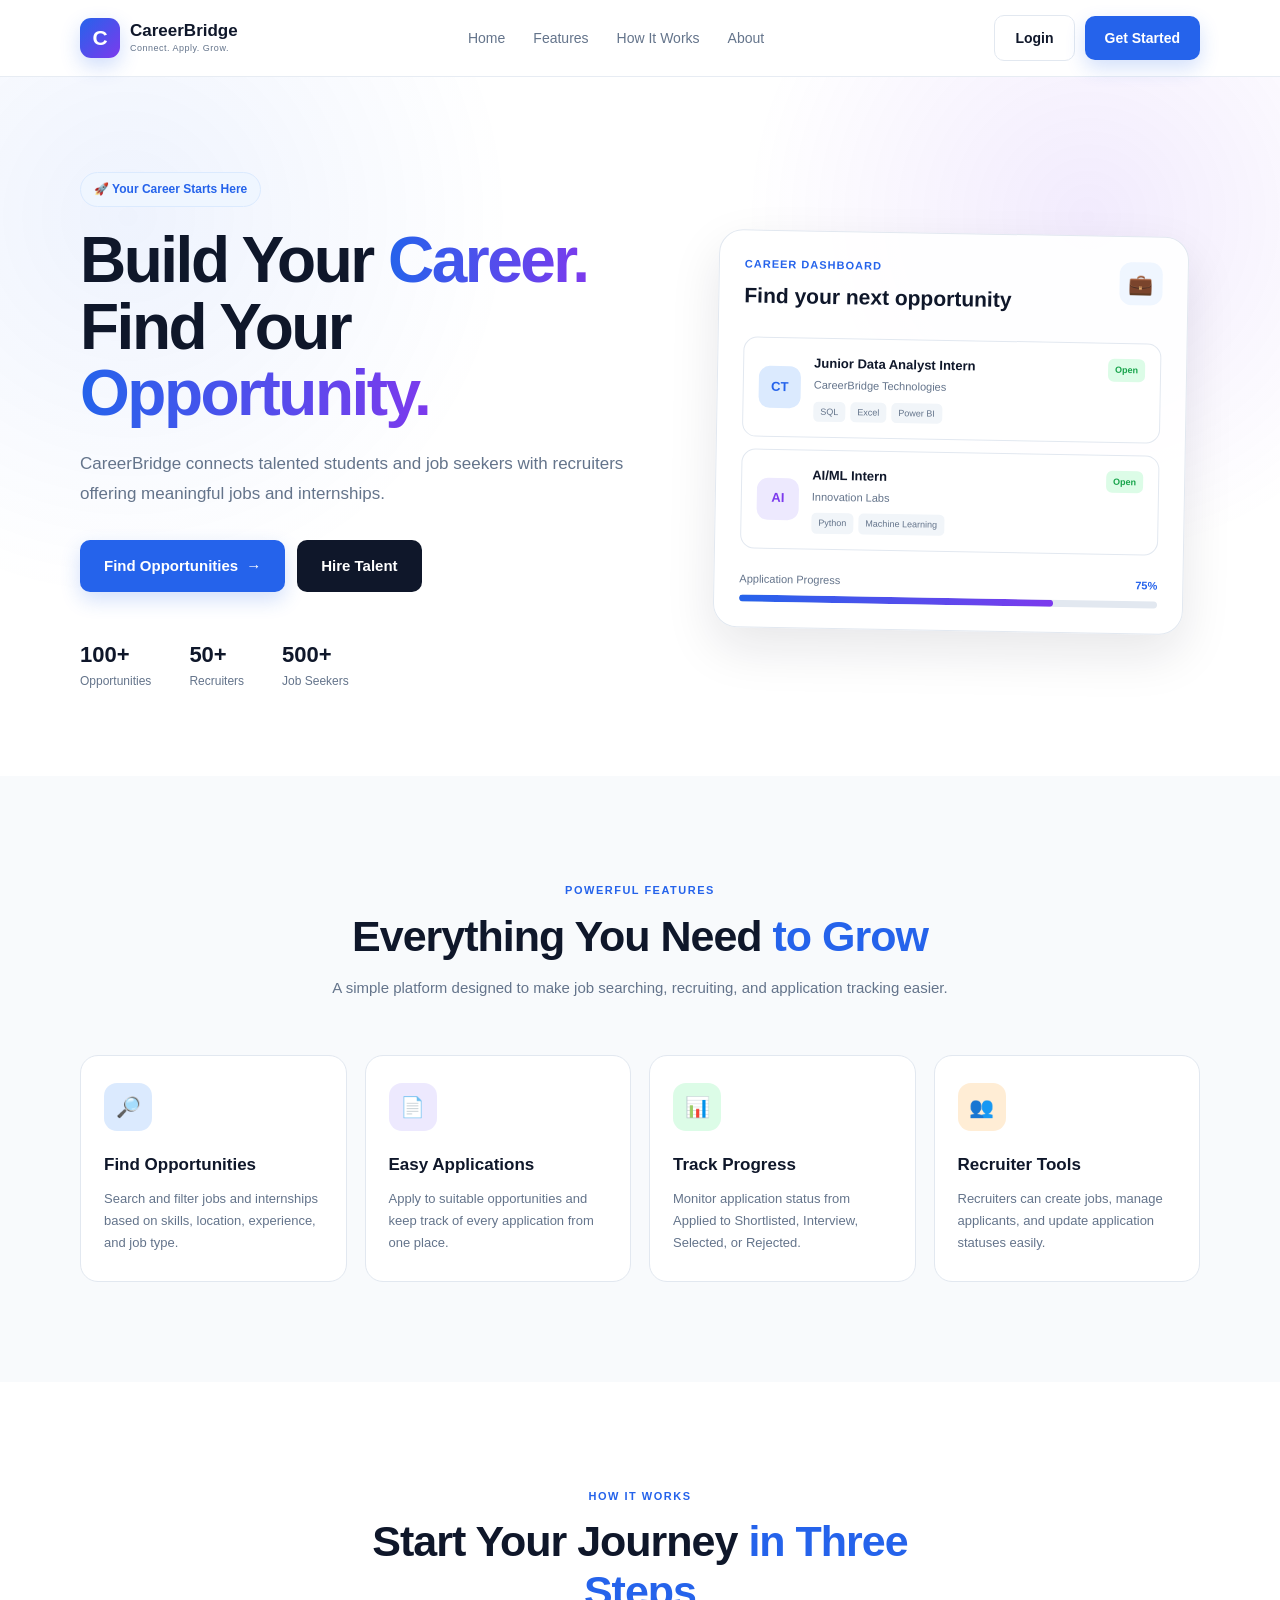
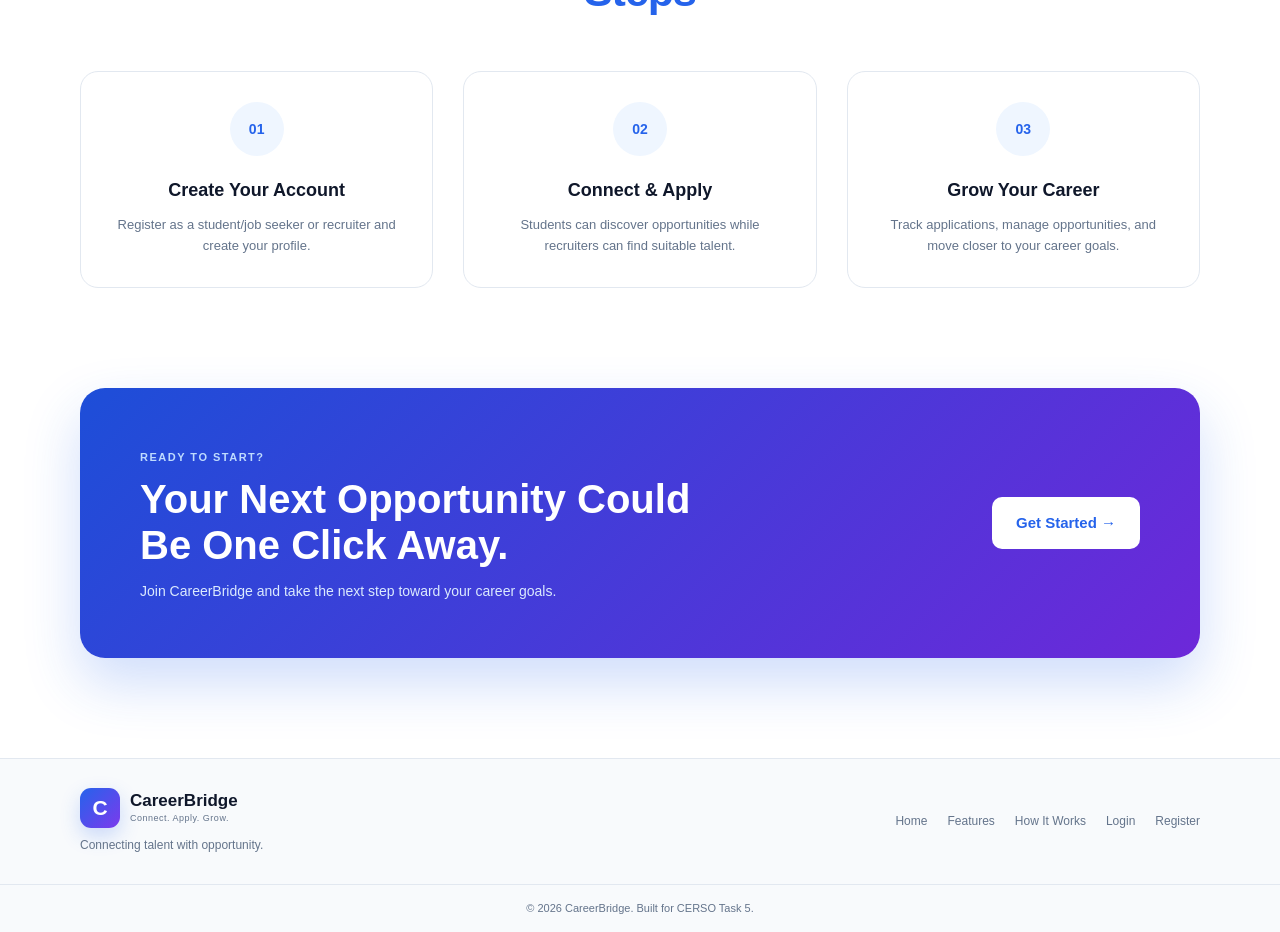
<file: frontend/index.html>
<!DOCTYPE html>
<html lang="en">
<head>
    <meta charset="UTF-8">
    <meta name="viewport" content="width=device-width, initial-scale=1.0">

    <title>CareerBridge | Connect. Apply. Grow.</title>

    <meta
        name="description"
        content="CareerBridge - Connect students and recruiters through a modern job and internship portal."
    >

    <link rel="stylesheet" href="css/style.css">
</head>

<body>

    <!-- Navigation -->
    <header class="navbar">
        <div class="container nav-container">

            <a href="index.html" class="brand">
                <span class="brand-icon">C</span>

                <span class="brand-text">
                    <strong>CareerBridge</strong>
                    <small>Connect. Apply. Grow.</small>
                </span>
            </a>

            <nav class="nav-links">
                <a href="#home">Home</a>
                <a href="#features">Features</a>
                <a href="#how-it-works">How It Works</a>
                <a href="#about">About</a>
            </nav>

            <div class="nav-actions">
                <a href="login.html" class="btn btn-outline">
                    Login
                </a>

                <a href="register.html" class="btn btn-primary">
                    Get Started
                </a>
            </div>

        </div>
    </header>


    <!-- Hero Section -->
    <main>

        <section class="hero" id="home">

            <div class="container hero-container">

                <div class="hero-content">

                    <span class="hero-badge">
                        🚀 Your Career Starts Here
                    </span>

                    <h1>
                        Build Your
                        <span>Career.</span>
                        Find Your
                        <span>Opportunity.</span>
                    </h1>

                    <p>
                        CareerBridge connects talented students and job seekers
                        with recruiters offering meaningful jobs and internships.
                    </p>

                    <div class="hero-actions">

                        <a href="register.html" class="btn btn-primary btn-large">
                            Find Opportunities
                            <span>→</span>
                        </a>

                        <a href="register.html?role=recruiter" class="btn btn-secondary btn-large">
                            Hire Talent
                        </a>

                    </div>

                    <div class="hero-stats">

                        <div class="stat">
                            <strong>100+</strong>
                            <span>Opportunities</span>
                        </div>

                        <div class="stat">
                            <strong>50+</strong>
                            <span>Recruiters</span>
                        </div>

                        <div class="stat">
                            <strong>500+</strong>
                            <span>Job Seekers</span>
                        </div>

                    </div>

                </div>


                <!-- Hero Visual -->
                <div class="hero-visual">

                    <div class="dashboard-card">

                        <div class="dashboard-header">
                            <div>
                                <span class="dashboard-label">
                                    Career Dashboard
                                </span>

                                <h3>
                                    Find your next opportunity
                                </h3>
                            </div>

                            <div class="dashboard-icon">
                                💼
                            </div>
                        </div>


                        <div class="job-preview">

                            <div class="company-logo">
                                CT
                            </div>

                            <div class="job-info">
                                <h4>Junior Data Analyst Intern</h4>

                                <p>
                                    CareerBridge Technologies
                                </p>

                                <div class="job-tags">
                                    <span>SQL</span>
                                    <span>Excel</span>
                                    <span>Power BI</span>
                                </div>
                            </div>

                            <span class="job-status">
                                Open
                            </span>

                        </div>


                        <div class="job-preview">

                            <div class="company-logo purple">
                                AI
                            </div>

                            <div class="job-info">
                                <h4>AI/ML Intern</h4>

                                <p>
                                    Innovation Labs
                                </p>

                                <div class="job-tags">
                                    <span>Python</span>
                                    <span>Machine Learning</span>
                                </div>
                            </div>

                            <span class="job-status">
                                Open
                            </span>

                        </div>


                        <div class="progress-section">

                            <div class="progress-text">
                                <span>Application Progress</span>
                                <strong>75%</strong>
                            </div>

                            <div class="progress-bar">
                                <div class="progress-fill"></div>
                            </div>

                        </div>

                    </div>

                </div>

            </div>

        </section>


        <!-- Features -->
        <section class="features-section" id="features">

            <div class="container">

                <div class="section-heading">

                    <span class="section-label">
                        POWERFUL FEATURES
                    </span>

                    <h2>
                        Everything You Need
                        <span>to Grow</span>
                    </h2>

                    <p>
                        A simple platform designed to make job searching,
                        recruiting, and application tracking easier.
                    </p>

                </div>


                <div class="feature-grid">

                    <article class="feature-card">

                        <div class="feature-icon blue">
                            🔎
                        </div>

                        <h3>
                            Find Opportunities
                        </h3>

                        <p>
                            Search and filter jobs and internships based on
                            skills, location, experience, and job type.
                        </p>

                    </article>


                    <article class="feature-card">

                        <div class="feature-icon purple">
                            📄
                        </div>

                        <h3>
                            Easy Applications
                        </h3>

                        <p>
                            Apply to suitable opportunities and keep track of
                            every application from one place.
                        </p>

                    </article>


                    <article class="feature-card">

                        <div class="feature-icon green">
                            📊
                        </div>

                        <h3>
                            Track Progress
                        </h3>

                        <p>
                            Monitor application status from Applied to
                            Shortlisted, Interview, Selected, or Rejected.
                        </p>

                    </article>


                    <article class="feature-card">

                        <div class="feature-icon orange">
                            👥
                        </div>

                        <h3>
                            Recruiter Tools
                        </h3>

                        <p>
                            Recruiters can create jobs, manage applicants,
                            and update application statuses easily.
                        </p>

                    </article>

                </div>

            </div>

        </section>


        <!-- How It Works -->
        <section class="how-section" id="how-it-works">

            <div class="container">

                <div class="section-heading">

                    <span class="section-label">
                        HOW IT WORKS
                    </span>

                    <h2>
                        Start Your Journey
                        <span>in Three Steps</span>
                    </h2>

                </div>


                <div class="steps">

                    <div class="step">

                        <div class="step-number">
                            01
                        </div>

                        <h3>
                            Create Your Account
                        </h3>

                        <p>
                            Register as a student/job seeker or recruiter
                            and create your profile.
                        </p>

                    </div>


                    <div class="step">

                        <div class="step-number">
                            02
                        </div>

                        <h3>
                            Connect & Apply
                        </h3>

                        <p>
                            Students can discover opportunities while
                            recruiters can find suitable talent.
                        </p>

                    </div>


                    <div class="step">

                        <div class="step-number">
                            03
                        </div>

                        <h3>
                            Grow Your Career
                        </h3>

                        <p>
                            Track applications, manage opportunities,
                            and move closer to your career goals.
                        </p>

                    </div>

                </div>

            </div>

        </section>


        <!-- CTA -->
        <section class="cta-section" id="about">

            <div class="container">

                <div class="cta-card">

                    <div>

                        <span class="section-label">
                            READY TO START?
                        </span>

                        <h2>
                            Your Next Opportunity
                            Could Be One Click Away.
                        </h2>

                        <p>
                            Join CareerBridge and take the next step
                            toward your career goals.
                        </p>

                    </div>

                    <a href="register.html" class="btn btn-white btn-large">
                        Get Started →
                    </a>

                </div>

            </div>

        </section>

    </main>


    <!-- Footer -->
    <footer class="footer">

        <div class="container footer-container">

            <div class="footer-brand">

                <a href="index.html" class="brand">

                    <span class="brand-icon">
                        C
                    </span>

                    <span class="brand-text">
                        <strong>CareerBridge</strong>
                        <small>Connect. Apply. Grow.</small>
                    </span>

                </a>

                <p>
                    Connecting talent with opportunity.
                </p>

            </div>


            <div class="footer-links">

                <a href="#home">Home</a>
                <a href="#features">Features</a>
                <a href="#how-it-works">How It Works</a>
                <a href="login.html">Login</a>
                <a href="register.html">Register</a>

            </div>

        </div>


        <div class="footer-bottom">

            <p>
                © 2026 CareerBridge. Built for CERSO Task 5.
            </p>

        </div>

    </footer>


    <script src="js/main.js"></script>

</body>
</html>
</file>
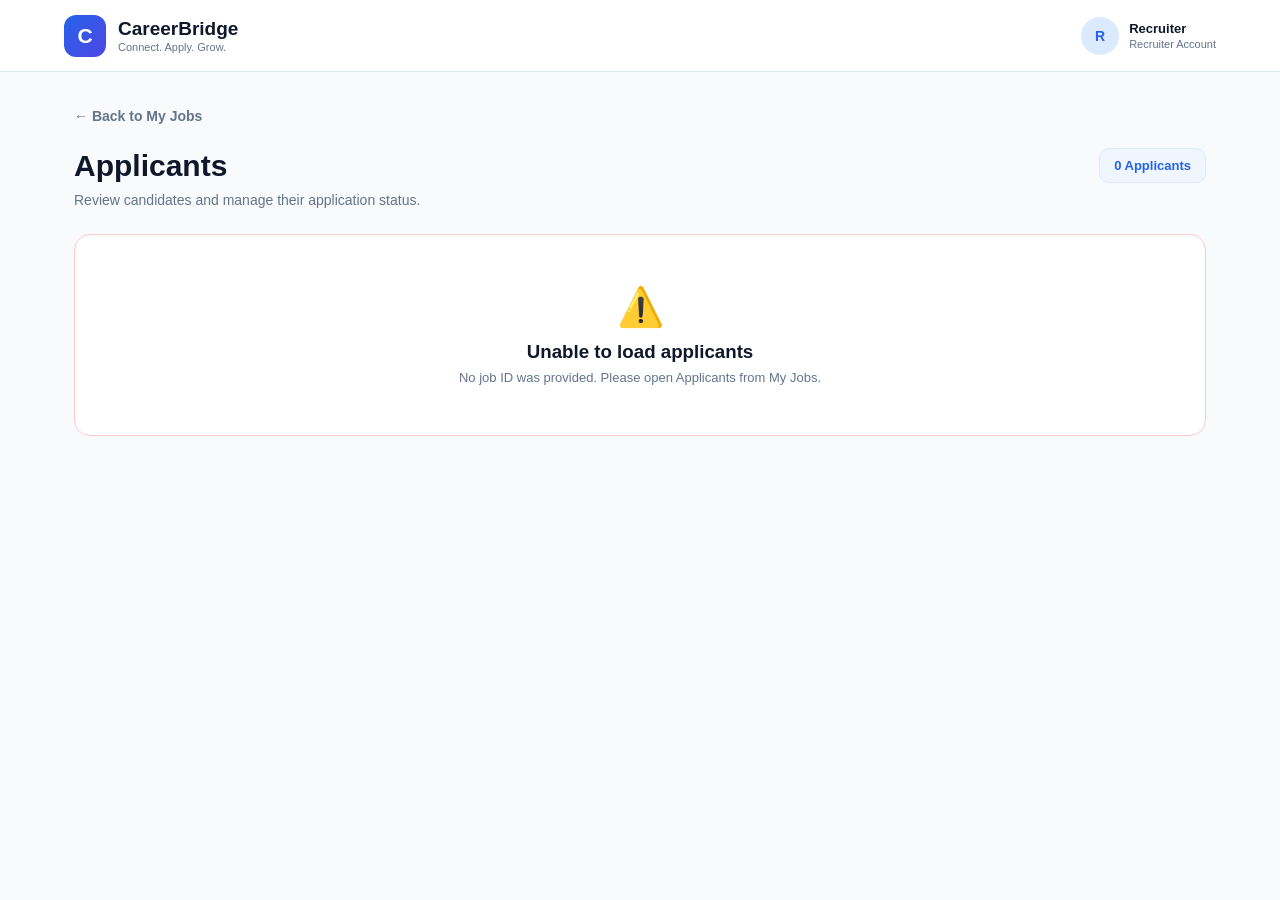
<file: frontend/applicants.html>
<!DOCTYPE html>
<html lang="en">
<head>
    <meta charset="UTF-8">

    <meta
        name="viewport"
        content="width=device-width, initial-scale=1.0"
    >

    <title>Applicants | CareerBridge</title>

    <style>
        * {
            margin: 0;
            padding: 0;
            box-sizing: border-box;
        }

        :root {
            --primary: #2563eb;
            --primary-dark: #1d4ed8;
            --secondary: #0f172a;
            --text: #1e293b;
            --muted: #64748b;
            --border: #e2e8f0;
            --background: #f8fafc;
            --white: #ffffff;
            --success: #16a34a;
            --warning: #d97706;
            --danger: #dc2626;
            --purple: #7c3aed;
        }

        body {
            font-family:
                Inter,
                -apple-system,
                BlinkMacSystemFont,
                "Segoe UI",
                sans-serif;

            background: var(--background);
            color: var(--text);
            min-height: 100vh;
        }

        a {
            text-decoration: none;
            color: inherit;
        }

        button,
        select {
            font: inherit;
        }

        /* =========================
           TOPBAR
        ========================== */

        .topbar {
            height: 72px;
            background: var(--white);
            border-bottom: 1px solid var(--border);

            display: flex;
            align-items: center;
            justify-content: space-between;

            padding: 0 5%;

            position: sticky;
            top: 0;
            z-index: 100;
        }

        .brand {
            display: flex;
            align-items: center;
            gap: 12px;
        }

        .brand-icon {
            width: 42px;
            height: 42px;

            border-radius: 12px;

            background:
                linear-gradient(
                    135deg,
                    #2563eb,
                    #4f46e5
                );

            color: white;

            display: flex;
            align-items: center;
            justify-content: center;

            font-size: 21px;
            font-weight: 800;
        }

        .brand-text h1 {
            font-size: 19px;
            font-weight: 800;
            color: var(--secondary);
        }

        .brand-text span {
            display: block;
            font-size: 11px;
            color: var(--muted);
            margin-top: 1px;
        }

        .profile {
            display: flex;
            align-items: center;
            gap: 10px;
        }

        .profile-avatar {
            width: 38px;
            height: 38px;

            border-radius: 50%;

            background: #dbeafe;
            color: var(--primary);

            display: flex;
            align-items: center;
            justify-content: center;

            font-weight: 800;
            font-size: 14px;
        }

        .profile-info strong {
            display: block;
            font-size: 13px;
            color: var(--secondary);
        }

        .profile-info span {
            display: block;
            font-size: 11px;
            color: var(--muted);
            margin-top: 2px;
        }

        /* =========================
           PAGE
        ========================== */

        .page-wrapper {
            max-width: 1180px;
            margin: 0 auto;

            padding: 35px 24px 60px;
        }

        .back-link {
            display: inline-flex;
            align-items: center;
            gap: 8px;

            color: var(--muted);
            font-size: 14px;
            font-weight: 600;

            margin-bottom: 24px;

            transition: color 0.2s ease;
        }

        .back-link:hover {
            color: var(--primary);
        }

        /* =========================
           HEADER
        ========================== */

        .page-header {
            display: flex;
            align-items: flex-start;
            justify-content: space-between;
            gap: 20px;

            margin-bottom: 26px;
        }

        .header-content h2 {
            font-size: 30px;
            line-height: 1.2;

            color: var(--secondary);

            margin-bottom: 8px;
        }

        .header-content p {
            color: var(--muted);
            font-size: 14px;
        }

        .applicant-count {
            background: #eff6ff;
            color: var(--primary);

            border: 1px solid #dbeafe;

            padding: 9px 14px;

            border-radius: 10px;

            font-size: 13px;
            font-weight: 700;

            white-space: nowrap;
        }

        /* =========================
           JOB SUMMARY
        ========================== */

        .job-summary {
            background: var(--white);

            border: 1px solid var(--border);
            border-radius: 16px;

            padding: 20px 22px;

            margin-bottom: 24px;

            display: flex;
            align-items: center;
            justify-content: space-between;

            gap: 20px;

            box-shadow:
                0 5px 18px rgba(15, 23, 42, 0.04);
        }

        .job-main {
            min-width: 0;
        }

        .job-title {
            font-size: 18px;
            font-weight: 800;

            color: var(--secondary);

            margin-bottom: 6px;
        }

        .job-company {
            color: var(--muted);
            font-size: 13px;
        }

        .job-meta {
            display: flex;
            flex-wrap: wrap;
            gap: 8px;

            justify-content: flex-end;
        }

        .meta-tag {
            padding: 7px 10px;

            border-radius: 8px;

            background: #f8fafc;
            border: 1px solid var(--border);

            color: #475569;

            font-size: 11px;
            font-weight: 600;
        }

        /* =========================
           TOOLBAR
        ========================== */

        .toolbar {
            background: var(--white);

            border: 1px solid var(--border);
            border-radius: 14px;

            padding: 14px 16px;

            margin-bottom: 20px;

            display: flex;
            align-items: center;
            justify-content: space-between;

            gap: 14px;
        }

        .search-box {
            position: relative;
            flex: 1;
            max-width: 430px;
        }

        .search-box span {
            position: absolute;

            left: 13px;
            top: 50%;

            transform: translateY(-50%);

            color: #94a3b8;

            font-size: 15px;
        }

        .search-box input {
            width: 100%;

            height: 42px;

            border: 1px solid var(--border);
            border-radius: 9px;

            padding: 0 13px 0 38px;

            outline: none;

            color: var(--text);
            background: #ffffff;
        }

        .search-box input:focus {
            border-color: var(--primary);

            box-shadow:
                0 0 0 3px rgba(37, 99, 235, 0.08);
        }

        .status-filter {
            height: 42px;

            border: 1px solid var(--border);
            border-radius: 9px;

            padding: 0 12px;

            background: white;
            color: #475569;

            outline: none;

            cursor: pointer;

            font-size: 13px;
        }

        /* =========================
           APPLICANTS
        ========================== */

        .applicants-list {
            display: flex;
            flex-direction: column;
            gap: 14px;
        }

        .applicant-card {
            background: var(--white);

            border: 1px solid var(--border);
            border-radius: 16px;

            padding: 20px;

            display: grid;

            grid-template-columns:
                auto
                minmax(0, 1fr)
                auto;

            gap: 18px;

            align-items: center;

            transition:
                box-shadow 0.2s ease,
                border-color 0.2s ease;
        }

        .applicant-card:hover {
            border-color: #cbd5e1;

            box-shadow:
                0 7px 22px rgba(15, 23, 42, 0.06);
        }

        .applicant-avatar {
            width: 52px;
            height: 52px;

            border-radius: 14px;

            background:
                linear-gradient(
                    135deg,
                    #dbeafe,
                    #e0e7ff
                );

            color: var(--primary);

            display: flex;
            align-items: center;
            justify-content: center;

            font-size: 17px;
            font-weight: 800;

            flex-shrink: 0;
        }

        .applicant-main {
            min-width: 0;
        }

        .applicant-name {
            font-size: 16px;
            font-weight: 800;

            color: var(--secondary);

            margin-bottom: 5px;
        }

        .applicant-email {
            color: var(--muted);
            font-size: 12px;

            margin-bottom: 10px;

            word-break: break-word;
        }

        .applicant-details {
            display: flex;
            flex-wrap: wrap;

            gap: 8px;
        }

        .detail-tag {
            display: inline-flex;
            align-items: center;
            gap: 5px;

            padding: 6px 9px;

            border-radius: 7px;

            background: #f8fafc;
            border: 1px solid var(--border);

            color: #475569;

            font-size: 11px;
            font-weight: 600;
        }

        .applicant-side {
            display: flex;
            flex-direction: column;

            align-items: flex-end;

            gap: 10px;
        }

        /* =========================
           STATUS
        ========================== */

        .status-badge {
            display: inline-flex;
            align-items: center;

            padding: 7px 11px;

            border-radius: 20px;

            font-size: 11px;
            font-weight: 800;

            white-space: nowrap;
        }

        .status-applied {
            background: #eff6ff;
            color: #2563eb;
        }

        .status-shortlisted {
            background: #fefce8;
            color: #a16207;
        }

        .status-interview {
            background: #f5f3ff;
            color: #7c3aed;
        }

        .status-selected {
            background: #f0fdf4;
            color: #15803d;
        }

        .status-rejected {
            background: #fef2f2;
            color: #b91c1c;
        }

        /* =========================
           STATUS SELECT
        ========================== */

        .status-select {
            min-width: 140px;

            height: 38px;

            border: 1px solid var(--border);
            border-radius: 8px;

            padding: 0 10px;

            background: white;

            color: #475569;

            outline: none;

            cursor: pointer;

            font-size: 12px;
            font-weight: 600;
        }

        .status-select:focus {
            border-color: var(--primary);

            box-shadow:
                0 0 0 3px rgba(37, 99, 235, 0.08);
        }

        .application-date {
            color: #94a3b8;
            font-size: 11px;
        }

        /* =========================
           COVER LETTER
        ========================== */

        .cover-letter {
            grid-column: 2 / -1;

            margin-top: 2px;

            background: #f8fafc;

            border: 1px solid var(--border);
            border-radius: 10px;

            padding: 13px 15px;
        }

        .cover-letter-title {
            color: #475569;

            font-size: 11px;
            font-weight: 800;

            margin-bottom: 6px;
        }

        .cover-letter-text {
            color: #64748b;

            font-size: 12px;
            line-height: 1.6;
        }

        /* =========================
           LOADING
        ========================== */

        .loading-state {
            background: var(--white);

            border: 1px solid var(--border);
            border-radius: 16px;

            min-height: 300px;

            display: flex;
            align-items: center;
            justify-content: center;

            flex-direction: column;

            gap: 12px;
        }

        .loading-spinner {
            width: 34px;
            height: 34px;

            border: 3px solid #dbeafe;
            border-top-color: var(--primary);

            border-radius: 50%;

            animation: spin 0.8s linear infinite;
        }

        .loading-state p {
            color: var(--muted);
            font-size: 14px;
        }

        @keyframes spin {
            to {
                transform: rotate(360deg);
            }
        }

        /* =========================
           EMPTY STATE
        ========================== */

        .empty-state {
            display: none;

            background: var(--white);

            border: 1px solid var(--border);
            border-radius: 16px;

            padding: 55px 25px;

            text-align: center;
        }

        .empty-state.show {
            display: block;
        }

        .empty-icon {
            width: 64px;
            height: 64px;

            margin: 0 auto 16px;

            border-radius: 18px;

            background: #eff6ff;

            display: flex;
            align-items: center;
            justify-content: center;

            font-size: 28px;
        }

        .empty-state h3 {
            color: var(--secondary);

            font-size: 18px;

            margin-bottom: 8px;
        }

        .empty-state p {
            color: var(--muted);

            font-size: 13px;
        }

        /* =========================
           ERROR
        ========================== */

        .error-state {
            display: none;

            background: var(--white);

            border: 1px solid #fecaca;
            border-radius: 16px;

            padding: 50px 25px;

            text-align: center;
        }

        .error-state.show {
            display: block;
        }

        .error-state .error-icon {
            font-size: 38px;
            margin-bottom: 12px;
        }

        .error-state h3 {
            color: var(--secondary);

            margin-bottom: 7px;
        }

        .error-state p {
            color: var(--muted);

            font-size: 13px;
        }

        /* =========================
           TOAST
        ========================== */

        .toast {
            position: fixed;

            right: 24px;
            bottom: 24px;

            min-width: 270px;
            max-width: 380px;

            padding: 13px 16px;

            border-radius: 10px;

            background: var(--secondary);
            color: white;

            font-size: 13px;
            font-weight: 600;

            box-shadow:
                0 12px 30px rgba(15, 23, 42, 0.18);

            transform:
                translateY(25px);

            opacity: 0;
            pointer-events: none;

            transition:
                opacity 0.25s ease,
                transform 0.25s ease;

            z-index: 500;
        }

        .toast.show {
            opacity: 1;

            transform:
                translateY(0);
        }

        .toast.success {
            background: #15803d;
        }

        .toast.error {
            background: #b91c1c;
        }

        /* =========================
           RESPONSIVE
        ========================== */

        @media (max-width: 850px) {

            .page-header {
                flex-direction: column;
            }

            .job-summary {
                flex-direction: column;
                align-items: flex-start;
            }

            .job-meta {
                justify-content: flex-start;
            }

            .applicant-card {
                grid-template-columns:
                    auto
                    minmax(0, 1fr);
            }

            .applicant-side {
                grid-column: 2;
                align-items: flex-start;
            }

            .cover-letter {
                grid-column: 1 / -1;
            }
        }

        @media (max-width: 650px) {

            .topbar {
                padding: 0 18px;
            }

            .profile-info {
                display: none;
            }

            .page-wrapper {
                padding:
                    28px 16px 45px;
            }

            .header-content h2 {
                font-size: 26px;
            }

            .toolbar {
                flex-direction: column;
                align-items: stretch;
            }

            .search-box {
                max-width: none;
            }

            .status-filter {
                width: 100%;
            }

            .applicant-card {
                grid-template-columns: 1fr;
                gap: 14px;
            }

            .applicant-avatar {
                width: 46px;
                height: 46px;
            }

            .applicant-side {
                grid-column: auto;
                align-items: stretch;
            }

            .status-select {
                width: 100%;
            }

            .cover-letter {
                grid-column: auto;
            }
        }

        @media (max-width: 480px) {

            .brand-icon {
                width: 37px;
                height: 37px;

                border-radius: 10px;
            }

            .brand-text h1 {
                font-size: 17px;
            }

            .brand-text span {
                display: none;
            }

            .job-summary {
                padding: 17px;
            }

            .applicant-card {
                padding: 17px;
            }

            .toast {
                left: 16px;
                right: 16px;
                bottom: 16px;
                min-width: auto;
            }
        }
    </style>
</head>

<body>

    <!-- =========================
         TOPBAR
    ========================== -->

    <header class="topbar">

        <a
            href="recruiter-dashboard.html"
            class="brand"
        >
            <div class="brand-icon">
                C
            </div>

            <div class="brand-text">
                <h1>CareerBridge</h1>

                <span>
                    Connect. Apply. Grow.
                </span>
            </div>
        </a>


        <div class="profile">

            <div
                class="profile-avatar"
                id="profileAvatar"
            >
                R
            </div>

            <div class="profile-info">

                <strong id="profileName">
                    Recruiter
                </strong>

                <span>
                    Recruiter Account
                </span>

            </div>

        </div>

    </header>


    <!-- =========================
         MAIN
    ========================== -->

    <main class="page-wrapper">

        <a
            href="my-jobs.html"
            class="back-link"
        >
            ← Back to My Jobs
        </a>


        <!-- Header -->

        <div class="page-header">

            <div class="header-content">

                <h2>
                    Applicants
                </h2>

                <p>
                    Review candidates and manage their
                    application status.
                </p>

            </div>

            <div
                class="applicant-count"
                id="applicantCount"
            >
                0 Applicants
            </div>

        </div>


        <!-- Job Summary -->

        <section
            class="job-summary"
            id="jobSummary"
            style="display: none;"
        >

            <div class="job-main">

                <div
                    class="job-title"
                    id="jobTitle"
                >
                    Job Title
                </div>

                <div
                    class="job-company"
                    id="jobCompany"
                >
                    Company
                </div>

            </div>


            <div
                class="job-meta"
                id="jobMeta"
            >
            </div>

        </section>


        <!-- Toolbar -->

        <section
            class="toolbar"
            id="toolbar"
            style="display: none;"
        >

            <div class="search-box">

                <span>
                    🔍
                </span>

                <input
                    type="text"
                    id="searchInput"
                    placeholder="Search applicants..."
                >

            </div>


            <select
                class="status-filter"
                id="statusFilter"
            >

                <option value="all">
                    All Statuses
                </option>

                <option value="Applied">
                    Applied
                </option>

                <option value="Shortlisted">
                    Shortlisted
                </option>

                <option value="Interview">
                    Interview
                </option>

                <option value="Selected">
                    Selected
                </option>

                <option value="Rejected">
                    Rejected
                </option>

            </select>

        </section>


        <!-- Loading -->

        <div
            class="loading-state"
            id="loadingState"
        >

            <div class="loading-spinner"></div>

            <p>
                Loading applicants...
            </p>

        </div>


        <!-- Error -->

        <div
            class="error-state"
            id="errorState"
        >

            <div class="error-icon">
                ⚠️
            </div>

            <h3>
                Unable to load applicants
            </h3>

            <p id="errorText">
                Something went wrong while loading applicants.
            </p>

        </div>


        <!-- Empty -->

        <div
            class="empty-state"
            id="emptyState"
        >

            <div class="empty-icon">
                👥
            </div>

            <h3>
                No applicants yet
            </h3>

            <p>
                Applicants for this job will appear here
                when students apply.
            </p>

        </div>


        <!-- Applicants -->

        <div
            class="applicants-list"
            id="applicantsList"
        >
        </div>

    </main>


    <!-- Toast -->

    <div
        class="toast"
        id="toast"
    ></div>


    <script>

        let currentJobId = null;
        let allApplications = [];


        /* =========================
           API REQUEST
        ========================== */

        async function apiRequest(
            url,
            options = {}
        ) {

            const response =
                await fetch(
                    url,
                    {
                        credentials: "include",

                        headers: {
                            "Content-Type":
                                "application/json",

                            ...(options.headers || {})
                        },

                        ...options
                    }
                );


            let data;

            try {

                data =
                    await response.json();

            } catch {

                data = {
                    success: false,
                    message:
                        "Invalid server response"
                };

            }


            if (!response.ok) {

                throw new Error(
                    data.message ||
                    "Something went wrong"
                );

            }


            return data;

        }


        /* =========================
           ELEMENTS
        ========================== */

        const loadingState =
            document.getElementById(
                "loadingState"
            );

        const errorState =
            document.getElementById(
                "errorState"
            );

        const errorText =
            document.getElementById(
                "errorText"
            );

        const emptyState =
            document.getElementById(
                "emptyState"
            );

        const applicantsList =
            document.getElementById(
                "applicantsList"
            );

        const jobSummary =
            document.getElementById(
                "jobSummary"
            );

        const toolbar =
            document.getElementById(
                "toolbar"
            );

        const applicantCount =
            document.getElementById(
                "applicantCount"
            );

        const searchInput =
            document.getElementById(
                "searchInput"
            );

        const statusFilter =
            document.getElementById(
                "statusFilter"
            );

        const toast =
            document.getElementById(
                "toast"
            );


        /* =========================
           TOAST
        ========================== */

        let toastTimer = null;


        function showToast(
            message,
            type = "success"
        ) {

            toast.textContent =
                message;

            toast.className =
                `toast ${type} show`;


            clearTimeout(
                toastTimer
            );


            toastTimer =
                setTimeout(
                    () => {

                        toast.classList.remove(
                            "show"
                        );

                    },
                    3000
                );

        }


        /* =========================
           GET JOB ID
        ========================== */

        function getJobId() {

            const params =
                new URLSearchParams(
                    window.location.search
                );

            return params.get("id");

        }


        /* =========================
           PROFILE
        ========================== */

        function setProfile(user) {

            const name =
                user.name ||
                "Recruiter";


            document.getElementById(
                "profileName"
            ).textContent =
                name;


            document.getElementById(
                "profileAvatar"
            ).textContent =
                name
                    .trim()
                    .charAt(0)
                    .toUpperCase();

        }


        /* =========================
           CHECK RECRUITER
        ========================== */

        async function checkRecruiter() {

            try {

                const data =
                    await apiRequest(
                        "/api/auth/me",
                        {
                            method: "GET"
                        }
                    );


                if (
                    !data.success ||
                    !data.user ||
                    data.user.role !==
                        "recruiter"
                ) {

                    window.location.href =
                        "login.html";

                    return null;

                }


                setProfile(
                    data.user
                );


                return data.user;

            } catch (error) {

                window.location.href =
                    "login.html";

                return null;

            }

        }


        /* =========================
           LOAD JOB
        ========================== */

        async function loadJob() {

            const data =
                await apiRequest(
                    `/api/jobs/${encodeURIComponent(
                        currentJobId
                    )}`,
                    {
                        method: "GET"
                    }
                );


            const job =
                data.job;


            if (!job) {

                throw new Error(
                    "Job details not found."
                );

            }


            document.getElementById(
                "jobTitle"
            ).textContent =
                job.title ||
                "Untitled Job";


            document.getElementById(
                "jobCompany"
            ).textContent =
                job.company ||
                "Company";


            document.getElementById(
                "jobMeta"
            ).innerHTML =
                `
                    <span class="meta-tag">
                        📍 ${escapeHtml(
                            job.location || "Not specified"
                        )}
                    </span>

                    <span class="meta-tag">
                        💼 ${escapeHtml(
                            job.job_type || "Not specified"
                        )}
                    </span>

                    <span class="meta-tag">
                        📅 Deadline:
                        ${formatDate(
                            job.deadline
                        )}
                    </span>
                `;


            jobSummary.style.display =
                "flex";

        }


        /* =========================
           LOAD APPLICATIONS
        ========================== */

        async function loadApplications() {

            const data =
                await apiRequest(
                    `/api/applications/job/${encodeURIComponent(
                        currentJobId
                    )}`,
                    {
                        method: "GET"
                    }
                );


            allApplications =
                Array.isArray(
                    data.applications
                )
                    ? data.applications
                    : [];


            updateCount(
                allApplications.length
            );


            loadingState.style.display =
                "none";


            if (
                allApplications.length === 0
            ) {

                emptyState.classList.add(
                    "show"
                );

                return;

            }


            toolbar.style.display =
                "flex";


            renderApplications();

        }


        /* =========================
           UPDATE COUNT
        ========================== */

        function updateCount(
            count
        ) {

            applicantCount.textContent =
                `${count} ${
                    count === 1
                        ? "Applicant"
                        : "Applicants"
                }`;

        }


        /* =========================
           FILTER APPLICATIONS
        ========================== */

        function getFilteredApplications() {

            const search =
                searchInput.value
                    .trim()
                    .toLowerCase();


            const selectedStatus =
                statusFilter.value;


            return allApplications.filter(
                (application) => {

                    const student =
                        application.student ||
                        application.user ||
                        {};


                    const name =
                        String(
                            student.name ||
                            application.student_name ||
                            ""
                        ).toLowerCase();


                    const email =
                        String(
                            student.email ||
                            application.student_email ||
                            ""
                        ).toLowerCase();


                    const education =
                        String(
                            student.education ||
                            ""
                        ).toLowerCase();


                    const skills =
                        String(
                            student.skills ||
                            ""
                        ).toLowerCase();


                    const status =
                        application.status ||
                        "Applied";


                    const matchesSearch =
                        !search ||
                        name.includes(search) ||
                        email.includes(search) ||
                        education.includes(search) ||
                        skills.includes(search);


                    const matchesStatus =
                        selectedStatus ===
                            "all" ||
                        status ===
                            selectedStatus;


                    return (
                        matchesSearch &&
                        matchesStatus
                    );

                }
            );

        }


        /* =========================
           RENDER
        ========================== */

        function renderApplications() {

            const applications =
                getFilteredApplications();


            applicantsList.innerHTML =
                "";


            if (
                applications.length === 0
            ) {

                emptyState.classList.add(
                    "show"
                );


                emptyState.querySelector(
                    "h3"
                ).textContent =
                    "No matching applicants";


                emptyState.querySelector(
                    "p"
                ).textContent =
                    "Try changing your search or status filter.";

                return;

            }


            emptyState.classList.remove(
                "show"
            );


            applications.forEach(
                (application) => {

                    applicantsList.appendChild(
                        createApplicantCard(
                            application
                        )
                    );

                }
            );

        }


        /* =========================
           CREATE APPLICANT CARD
        ========================== */

        function createApplicantCard(
            application
        ) {

            const card =
                document.createElement(
                    "article"
                );


            card.className =
                "applicant-card";


            const student =
                application.student ||
                application.user ||
                {};


            const name =
                student.name ||
                application.student_name ||
                "Unknown Applicant";


            const email =
                student.email ||
                application.student_email ||
                "Email not available";


            const phone =
                student.phone ||
                application.phone ||
                "";


            const location =
                student.location ||
                application.location ||
                "";


            const education =
                student.education ||
                application.education ||
                "";


            const skills =
                student.skills ||
                application.skills ||
                "";


            const bio =
                student.bio ||
                application.bio ||
                "";


            const coverLetter =
                application.cover_letter ||
                "No cover letter provided.";


            const status =
                application.status ||
                "Applied";


            const appliedAt =
                application.applied_at ||
                application.created_at;


            const avatarLetter =
                name
                    .trim()
                    .charAt(0)
                    .toUpperCase() ||
                "A";


            card.innerHTML =
                `
                    <div class="applicant-avatar">
                        ${escapeHtml(
                            avatarLetter
                        )}
                    </div>


                    <div class="applicant-main">

                        <div class="applicant-name">
                            ${escapeHtml(
                                name
                            )}
                        </div>

                        <div class="applicant-email">
                            ${escapeHtml(
                                email
                            )}
                        </div>


                        <div class="applicant-details">

                            ${
                                education
                                    ? `
                                        <span class="detail-tag">
                                            🎓
                                            ${escapeHtml(
                                                education
                                            )}
                                        </span>
                                    `
                                    : ""
                            }


                            ${
                                location
                                    ? `
                                        <span class="detail-tag">
                                            📍
                                            ${escapeHtml(
                                                location
                                            )}
                                        </span>
                                    `
                                    : ""
                            }


                            ${
                                phone
                                    ? `
                                        <span class="detail-tag">
                                            📞
                                            ${escapeHtml(
                                                phone
                                            )}
                                        </span>
                                    `
                                    : ""
                            }


                            ${
                                skills
                                    ? `
                                        <span class="detail-tag">
                                            🛠️
                                            ${escapeHtml(
                                                formatSkills(
                                                    skills
                                                )
                                            )}
                                        </span>
                                    `
                                    : ""
                            }

                        </div>

                    </div>


                    <div class="applicant-side">

                        <span
                            class="status-badge ${getStatusClass(
                                status
                            )}"
                        >
                            ${escapeHtml(
                                status
                            )}
                        </span>


                        <select
                            class="status-select"
                            data-application-id="${escapeHtml(
                                String(
                                    application.id
                                )
                            )}"
                        >

                            ${getStatusOptions(
                                status
                            )}

                        </select>


                        <span class="application-date">
                            Applied:
                            ${formatDateTime(
                                appliedAt
                            )}
                        </span>

                    </div>


                    <div class="cover-letter">

                        <div class="cover-letter-title">
                            Cover Letter
                        </div>

                        <div class="cover-letter-text">
                            ${escapeHtml(
                                coverLetter
                            )}
                        </div>

                    </div>
                `;


            const select =
                card.querySelector(
                    ".status-select"
                );


            select.addEventListener(
                "change",
                () => {

                    updateApplicationStatus(
                        application.id,
                        select.value,
                        select
                    );

                }
            );


            return card;

        }


        /* =========================
           STATUS OPTIONS
        ========================== */

        function getStatusOptions(
            currentStatus
        ) {

            const statuses = [
                "Applied",
                "Shortlisted",
                "Interview",
                "Selected",
                "Rejected"
            ];


            return statuses.map(
                (status) => {

                    return `
                        <option
                            value="${status}"
                            ${
                                status ===
                                currentStatus
                                    ? "selected"
                                    : ""
                            }
                        >
                            ${status}
                        </option>
                    `;

                }
            ).join("");

        }


        /* =========================
           STATUS CLASS
        ========================== */

        function getStatusClass(
            status
        ) {

            switch (status) {

                case "Shortlisted":
                    return "status-shortlisted";

                case "Interview":
                    return "status-interview";

                case "Selected":
                    return "status-selected";

                case "Rejected":
                    return "status-rejected";

                default:
                    return "status-applied";

            }

        }


        /* =========================
           UPDATE APPLICATION STATUS
        ========================== */

        async function updateApplicationStatus(
            applicationId,
            newStatus,
            selectElement
        ) {

            if (!applicationId) {

                showToast(
                    "Invalid application selected.",
                    "error"
                );

                return;

            }


            selectElement.disabled =
                true;


            try {

                const data =
                    await apiRequest(
                        `/api/applications/${encodeURIComponent(
                            applicationId
                        )}/status`,
                        {
                            method: "PUT",

                            body:
                                JSON.stringify({
                                    status:
                                        newStatus
                                })
                        }
                    );


                const application =
                    allApplications.find(
                        (item) =>
                            Number(
                                item.id
                            ) ===
                            Number(
                                applicationId
                            )
                    );


                if (application) {

                    application.status =
                        newStatus;

                }


                showToast(
                    data.message ||
                    `Application status updated to ${newStatus}.`,
                    "success"
                );


                renderApplications();


            } catch (error) {

                console.error(
                    "Status update failed:",
                    error
                );


                showToast(
                    error.message ||
                    "Unable to update application status.",
                    "error"
                );


                renderApplications();

            }

        }


        /* =========================
           FORMAT SKILLS
        ========================== */

        function formatSkills(
            skills
        ) {

            if (
                Array.isArray(skills)
            ) {

                return skills.join(
                    ", "
                );

            }


            return String(
                skills
            );

        }


        /* =========================
           FORMAT DATE
        ========================== */

        function formatDate(
            value
        ) {

            if (!value) {
                return "Not specified";
            }


            const date =
                new Date(value);


            if (
                Number.isNaN(
                    date.getTime()
                )
            ) {

                return String(value);

            }


            return date.toLocaleDateString(
                "en-IN",
                {
                    day: "2-digit",
                    month: "short",
                    year: "numeric"
                }
            );

        }


        /* =========================
           FORMAT DATE TIME
        ========================== */

        function formatDateTime(
            value
        ) {

            if (!value) {
                return "Not available";
            }


            const date =
                new Date(value);


            if (
                Number.isNaN(
                    date.getTime()
                )
            ) {

                return String(value);

            }


            return date.toLocaleDateString(
                "en-IN",
                {
                    day: "2-digit",
                    month: "short",
                    year: "numeric"
                }
            );

        }


        /* =========================
           ESCAPE HTML
        ========================== */

        function escapeHtml(
            value
        ) {

            const div =
                document.createElement(
                    "div"
                );


            div.textContent =
                String(
                    value ?? ""
                );


            return div.innerHTML;

        }


        /* =========================
           SEARCH
        ========================== */

        searchInput.addEventListener(
            "input",
            () => {

                renderApplications();

            }
        );


        /* =========================
           STATUS FILTER
        ========================== */

        statusFilter.addEventListener(
            "change",
            () => {

                renderApplications();

            }
        );


        /* =========================
           INITIALIZE
        ========================== */

        async function initializePage() {

            currentJobId =
                getJobId();


            if (!currentJobId) {

                loadingState.style.display =
                    "none";

                errorState.classList.add(
                    "show"
                );

                errorText.textContent =
                    "No job ID was provided. Please open Applicants from My Jobs.";

                return;

            }


            const user =
                await checkRecruiter();


            if (!user) {
                return;
            }


            try {

                await loadJob();

                await loadApplications();

            } catch (error) {

                console.error(
                    "Applicants page error:",
                    error
                );


                loadingState.style.display =
                    "none";

                errorState.classList.add(
                    "show"
                );

                errorText.textContent =
                    error.message ||
                    "Unable to load applicant information.";

            }

        }


        initializePage();

    </script>

</body>
</html>
</file>
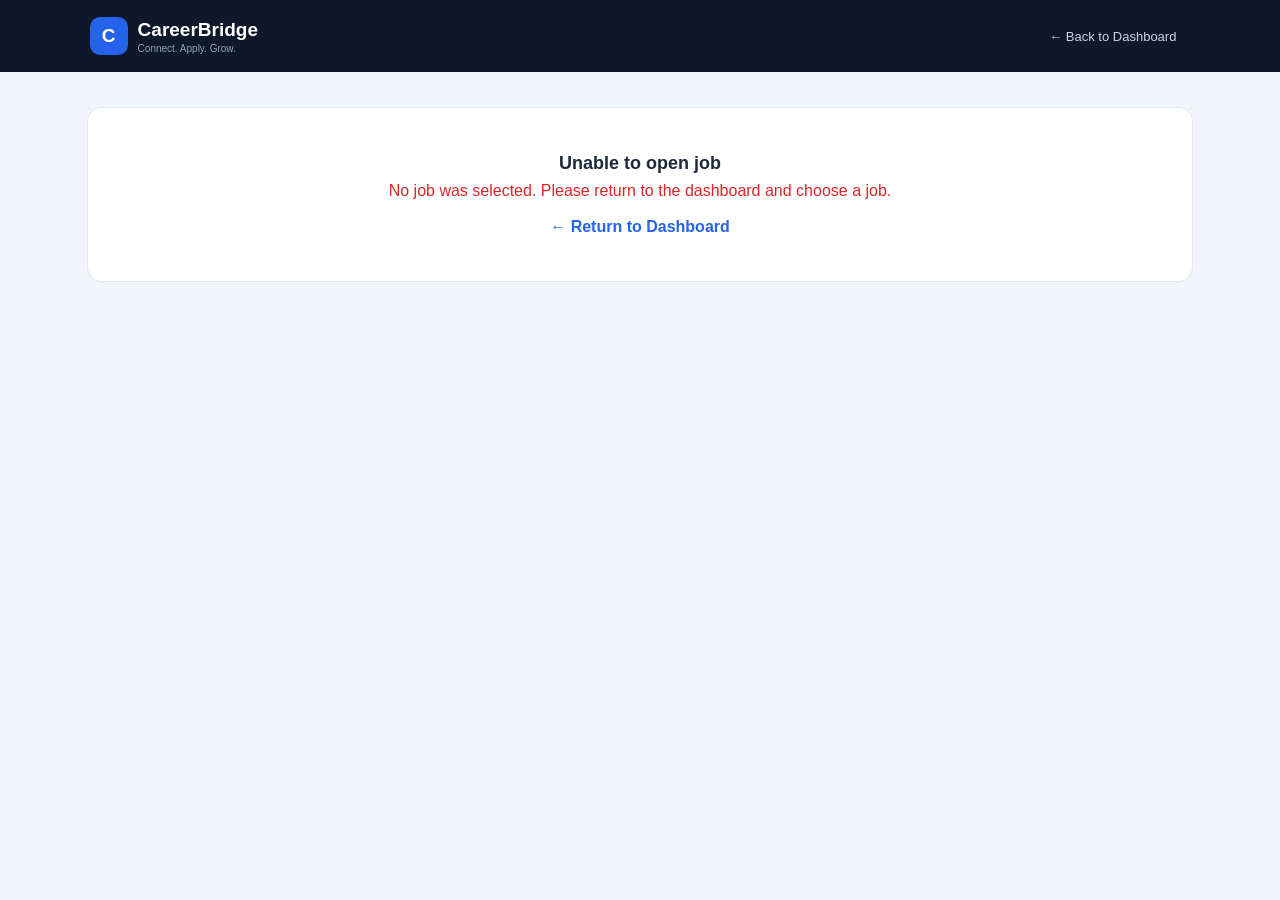
<file: frontend/job-details.html>
<!DOCTYPE html>
<html lang="en">
<head>
    <meta charset="UTF-8">
    <meta name="viewport" content="width=device-width, initial-scale=1.0">

    <title>Job Details | CareerBridge</title>

    <style>
        * {
            margin: 0;
            padding: 0;
            box-sizing: border-box;
        }

        :root {
            --primary: #2563eb;
            --primary-dark: #1d4ed8;
            --secondary: #0f172a;
            --text: #1e293b;
            --muted: #64748b;
            --light: #f8fafc;
            --border: #e2e8f0;
            --white: #ffffff;
            --success: #16a34a;
            --danger: #dc2626;
        }

        body {
            font-family: Arial, Helvetica, sans-serif;
            background: #f1f5f9;
            color: var(--text);
            min-height: 100vh;
        }

        /* ========================================
           NAVBAR
           ======================================== */

        .navbar {
            height: 72px;
            background: var(--secondary);
            color: white;
            display: flex;
            align-items: center;
            justify-content: space-between;
            padding: 0 7%;
        }

        .brand {
            display: flex;
            align-items: center;
            gap: 10px;
        }

        .brand-icon {
            width: 38px;
            height: 38px;
            background: var(--primary);
            border-radius: 10px;
            display: flex;
            align-items: center;
            justify-content: center;
            font-weight: bold;
            font-size: 19px;
        }

        .brand-text h2 {
            font-size: 19px;
        }

        .brand-text p {
            color: #94a3b8;
            font-size: 10px;
            margin-top: 2px;
        }

        .back-btn {
            color: #cbd5e1;
            text-decoration: none;
            font-size: 13px;
            padding: 9px 14px;
            border-radius: 7px;
            transition: 0.2s;
        }

        .back-btn:hover {
            background: #1e293b;
            color: white;
        }

        /* ========================================
           MAIN PAGE
           ======================================== */

        .page {
            max-width: 1150px;
            margin: 0 auto;
            padding: 35px 22px 60px;
        }

        /* ========================================
           MESSAGE
           ======================================== */

        .message {
            background: white;
            border: 1px solid var(--border);
            border-radius: 14px;
            padding: 45px 25px;
            text-align: center;
            color: var(--muted);
        }

        .message strong {
            display: block;
            color: var(--text);
            font-size: 18px;
            margin-bottom: 8px;
        }

        .message.error {
            color: var(--danger);
        }

        /* ========================================
           JOB HEADER
           ======================================== */

        .job-header {
            background: white;
            border: 1px solid var(--border);
            border-radius: 14px;
            padding: 28px;
            display: flex;
            gap: 20px;
            align-items: flex-start;
            margin-bottom: 22px;
        }

        .company-logo {
            width: 68px;
            height: 68px;
            border-radius: 14px;
            background: #eff6ff;
            color: var(--primary);
            display: flex;
            align-items: center;
            justify-content: center;
            font-weight: bold;
            font-size: 24px;
            flex-shrink: 0;
        }

        .job-header-content {
            flex: 1;
        }

        .job-header h1 {
            font-size: 27px;
            margin-bottom: 7px;
        }

        .company-name {
            color: var(--muted);
            font-size: 14px;
            margin-bottom: 15px;
        }

        .job-meta {
            display: flex;
            flex-wrap: wrap;
            gap: 10px;
        }

        .meta-item {
            background: var(--light);
            border: 1px solid var(--border);
            padding: 7px 10px;
            border-radius: 7px;
            color: #475569;
            font-size: 12px;
        }

        /* ========================================
           CONTENT GRID
           ======================================== */

        .content-grid {
            display: grid;
            grid-template-columns: 2fr 1fr;
            gap: 22px;
        }

        .card {
            background: white;
            border: 1px solid var(--border);
            border-radius: 14px;
            padding: 24px;
            margin-bottom: 22px;
        }

        .card:last-child {
            margin-bottom: 0;
        }

        .card h2 {
            font-size: 18px;
            margin-bottom: 15px;
        }

        .description {
            color: #475569;
            font-size: 13px;
            line-height: 1.8;
            white-space: pre-line;
        }

        /* ========================================
           SKILLS
           ======================================== */

        .skills {
            display: flex;
            flex-wrap: wrap;
            gap: 8px;
        }

        .skill {
            background: #eff6ff;
            color: #1d4ed8;
            padding: 7px 11px;
            border-radius: 7px;
            font-size: 12px;
            font-weight: 600;
        }

        /* ========================================
           JOB DETAILS
           ======================================== */

        .detail-row {
            display: flex;
            justify-content: space-between;
            gap: 15px;
            padding: 13px 0;
            border-bottom: 1px solid var(--border);
            font-size: 13px;
        }

        .detail-row:last-child {
            border-bottom: none;
        }

        .detail-label {
            color: var(--muted);
        }

        .detail-value {
            font-weight: 600;
            text-align: right;
        }

        /* ========================================
           APPLY CARD
           ======================================== */

        .apply-card {
            position: sticky;
            top: 25px;
        }

        .apply-card h2 {
            margin-bottom: 8px;
        }

        .apply-card p {
            color: var(--muted);
            font-size: 12px;
            line-height: 1.6;
            margin-bottom: 18px;
        }

        .form-group {
            margin-bottom: 16px;
        }

        .form-group label {
            display: block;
            font-size: 12px;
            font-weight: 600;
            margin-bottom: 7px;
        }

        .form-group textarea {
            width: 100%;
            min-height: 145px;
            resize: vertical;
            border: 1px solid var(--border);
            border-radius: 8px;
            padding: 11px;
            outline: none;
            font-family: inherit;
            font-size: 13px;
            line-height: 1.5;
        }

        .form-group textarea:focus {
            border-color: var(--primary);
        }

        .apply-button {
            width: 100%;
            border: none;
            background: var(--primary);
            color: white;
            padding: 12px;
            border-radius: 8px;
            cursor: pointer;
            font-size: 13px;
            font-weight: 600;
            transition: 0.2s;
        }

        .apply-button:hover {
            background: var(--primary-dark);
        }

        .apply-button:disabled {
            background: #94a3b8;
            cursor: not-allowed;
        }

        .form-message {
            margin-top: 12px;
            padding: 10px;
            border-radius: 7px;
            font-size: 12px;
            display: none;
        }

        .form-message.success {
            display: block;
            background: #dcfce7;
            color: #15803d;
        }

        .form-message.error {
            display: block;
            background: #fee2e2;
            color: #b91c1c;
        }

        /* ========================================
           RESPONSIVE
           ======================================== */

        @media (max-width: 850px) {

            .navbar {
                padding: 0 20px;
            }

            .content-grid {
                grid-template-columns: 1fr;
            }

            .apply-card {
                position: static;
            }
        }

        @media (max-width: 600px) {

            .navbar {
                height: 65px;
            }

            .brand-text p {
                display: none;
            }

            .page {
                padding: 22px 14px 40px;
            }

            .job-header {
                padding: 20px;
                flex-direction: column;
            }

            .job-header h1 {
                font-size: 22px;
            }

            .card {
                padding: 20px;
            }
        }
    </style>
</head>

<body>

    <!-- ========================================
         NAVBAR
         ======================================== -->

    <nav class="navbar">

        <div class="brand">

            <div class="brand-icon">
                C
            </div>

            <div class="brand-text">

                <h2>
                    CareerBridge
                </h2>

                <p>
                    Connect. Apply. Grow.
                </p>

            </div>

        </div>

        <a
            href="student-dashboard.html"
            class="back-btn"
        >
            ← Back to Dashboard
        </a>

    </nav>


    <!-- ========================================
         MAIN PAGE
         ======================================== -->

    <main class="page">

        <div
            id="loadingMessage"
            class="message"
        >

            <strong>
                Loading job details...
            </strong>

            Please wait.

        </div>


        <div
            id="jobContent"
            style="display: none;"
        >

            <!-- ========================================
                 JOB HEADER
                 ======================================== -->

            <section class="job-header">

                <div
                    class="company-logo"
                    id="companyLogo"
                >
                    C
                </div>

                <div class="job-header-content">

                    <h1 id="jobTitle">
                        Job Title
                    </h1>

                    <div
                        class="company-name"
                        id="companyName"
                    >
                        Company
                    </div>

                    <div class="job-meta">

                        <span
                            class="meta-item"
                            id="locationMeta"
                        >
                            📍 Location
                        </span>

                        <span
                            class="meta-item"
                            id="jobTypeMeta"
                        >
                            💼 Job Type
                        </span>

                        <span
                            class="meta-item"
                            id="salaryMeta"
                        >
                            💰 Salary
                        </span>

                    </div>

                </div>

            </section>


            <!-- ========================================
                 CONTENT
                 ======================================== -->

            <div class="content-grid">

                <!-- LEFT SIDE -->

                <div>

                    <section class="card">

                        <h2>
                            Job Description
                        </h2>

                        <p
                            class="description"
                            id="jobDescription"
                        >
                        </p>

                    </section>


                    <section class="card">

                        <h2>
                            Required Skills
                        </h2>

                        <div
                            class="skills"
                            id="jobSkills"
                        >
                        </div>

                    </section>

                </div>


                <!-- RIGHT SIDE -->

                <div>

                    <section class="card">

                        <h2>
                            Job Details
                        </h2>

                        <div class="detail-row">

                            <span class="detail-label">
                                Company
                            </span>

                            <span
                                class="detail-value"
                                id="detailCompany"
                            >
                                -
                            </span>

                        </div>

                        <div class="detail-row">

                            <span class="detail-label">
                                Location
                            </span>

                            <span
                                class="detail-value"
                                id="detailLocation"
                            >
                                -
                            </span>

                        </div>

                        <div class="detail-row">

                            <span class="detail-label">
                                Job Type
                            </span>

                            <span
                                class="detail-value"
                                id="detailJobType"
                            >
                                -
                            </span>

                        </div>

                        <div class="detail-row">

                            <span class="detail-label">
                                Experience
                            </span>

                            <span
                                class="detail-value"
                                id="detailExperience"
                            >
                                -
                            </span>

                        </div>

                        <div class="detail-row">

                            <span class="detail-label">
                                Salary
                            </span>

                            <span
                                class="detail-value"
                                id="detailSalary"
                            >
                                -
                            </span>

                        </div>

                        <div class="detail-row">

                            <span class="detail-label">
                                Application Deadline
                            </span>

                            <span
                                class="detail-value"
                                id="detailDeadline"
                            >
                                -
                            </span>

                        </div>

                    </section>


                    <!-- ========================================
                         APPLICATION FORM
                         ======================================== -->

                    <section class="card apply-card">

                        <h2>
                            Apply for this Job
                        </h2>

                        <p>
                            Submit your application with a short
                            cover letter explaining why you are a
                            good fit for this opportunity.
                        </p>

                        <form
                            id="applicationForm"
                            onsubmit="submitApplication(event)"
                        >

                            <div class="form-group">

                                <label for="coverLetter">
                                    Cover Letter
                                </label>

                                <textarea
                                    id="coverLetter"
                                    placeholder="Write your cover letter..."
                                    required
                                ></textarea>

                            </div>

                            <button
                                type="submit"
                                class="apply-button"
                                id="applyButton"
                            >
                                Submit Application
                            </button>

                            <div
                                id="formMessage"
                                class="form-message"
                            >
                            </div>

                        </form>

                    </section>

                </div>

            </div>

        </div>

    </main>


    <script>

        /* ========================================
           GLOBAL VARIABLES
           ======================================== */

        let currentJobId = null;
        let currentUser = null;


        /* ========================================
           PAGE INITIALIZATION
           ======================================== */

        document.addEventListener(
            "DOMContentLoaded",
            initializePage
        );


        async function initializePage() {

            currentJobId =
                getJobIdFromUrl();

            if (!currentJobId) {

                showPageError(
                    "No job was selected. Please return to the dashboard and choose a job."
                );

                return;
            }

            const userLoaded =
                await loadCurrentUser();

            if (!userLoaded) {
                return;
            }

            await loadJobDetails();
        }


        /* ========================================
           GET JOB ID FROM URL
           ======================================== */

        function getJobIdFromUrl() {

            const params =
                new URLSearchParams(
                    window.location.search
                );

            return params.get("id");
        }


        /* ========================================
           LOAD CURRENT USER
           ======================================== */

        async function loadCurrentUser() {

            try {

                const response =
                    await fetch(
                        "/api/auth/me",
                        {
                            method: "GET",
                            credentials: "include"
                        }
                    );

                const data =
                    await response.json();

                if (
                    !response.ok ||
                    !data.success ||
                    !data.user
                ) {

                    window.location.href =
                        "login.html";

                    return false;
                }

                if (
                    data.user.role !== "student"
                ) {

                    alert(
                        "Only students can apply for jobs."
                    );

                    window.location.href =
                        "login.html";

                    return false;
                }

                currentUser =
                    data.user;

                return true;

            } catch (error) {

                console.error(
                    "Unable to load user:",
                    error
                );

                window.location.href =
                    "login.html";

                return false;
            }
        }


        /* ========================================
           LOAD JOB DETAILS
           ======================================== */

        async function loadJobDetails() {

            try {

                const response =
                    await fetch(
                        `/api/jobs/${encodeURIComponent(currentJobId)}`,
                        {
                            method: "GET",
                            credentials: "include"
                        }
                    );

                const data =
                    await response.json();

                if (
                    !response.ok ||
                    !data.success
                ) {

                    throw new Error(
                        data.message ||
                        "Unable to load job details."
                    );
                }

                const job =
                    data.job;

                displayJob(job);

            } catch (error) {

                console.error(
                    "Unable to load job:",
                    error
                );

                showPageError(
                    error.message ||
                    "Unable to load this job."
                );
            }
        }


        /* ========================================
           DISPLAY JOB
           ======================================== */

        function displayJob(job) {

            document.getElementById(
                "loadingMessage"
            ).style.display = "none";

            document.getElementById(
                "jobContent"
            ).style.display = "block";


            const company =
                job.company || "Company";

            const title =
                job.title || "Untitled Position";


            document.getElementById(
                "companyLogo"
            ).textContent =
                getCompanyInitials(company);


            document.getElementById(
                "jobTitle"
            ).textContent =
                title;


            document.getElementById(
                "companyName"
            ).textContent =
                company;


            document.getElementById(
                "locationMeta"
            ).textContent =
                `📍 ${job.location || "Not specified"}`;


            document.getElementById(
                "jobTypeMeta"
            ).textContent =
                `💼 ${job.job_type || "Not specified"}`;


            document.getElementById(
                "salaryMeta"
            ).textContent =
                `💰 ${job.salary || "Not specified"}`;


            document.getElementById(
                "jobDescription"
            ).textContent =
                job.description ||
                "No description available.";


            document.getElementById(
                "detailCompany"
            ).textContent =
                company;


            document.getElementById(
                "detailLocation"
            ).textContent =
                job.location ||
                "Not specified";


            document.getElementById(
                "detailJobType"
            ).textContent =
                job.job_type ||
                "Not specified";


            document.getElementById(
                "detailExperience"
            ).textContent =
                job.experience ||
                "Not specified";


            document.getElementById(
                "detailSalary"
            ).textContent =
                job.salary ||
                "Not specified";


            document.getElementById(
                "detailDeadline"
            ).textContent =
                formatDate(job.deadline);


            renderSkills(job.skills);
        }


        /* ========================================
           RENDER SKILLS
           ======================================== */

        function renderSkills(skills) {

            const skillsContainer =
                document.getElementById(
                    "jobSkills"
                );

            const skillList =
                parseSkills(skills);


            if (skillList.length === 0) {

                skillsContainer.innerHTML = `
                    <span class="skill">
                        Skills not specified
                    </span>
                `;

                return;
            }


            skillsContainer.innerHTML =
                skillList
                    .map(
                        (skill) => `
                            <span class="skill">
                                ${escapeHtml(skill)}
                            </span>
                        `
                    )
                    .join("");
        }


        /* ========================================
           SUBMIT APPLICATION
           ======================================== */

        async function submitApplication(event) {

            event.preventDefault();


            if (!currentJobId) {

                showFormMessage(
                    "Invalid job selected.",
                    "error"
                );

                return;
            }


            const coverLetter =
                document
                    .getElementById(
                        "coverLetter"
                    )
                    .value
                    .trim();


            if (!coverLetter) {

                showFormMessage(
                    "Please write a cover letter before applying.",
                    "error"
                );

                return;
            }


            const applyButton =
                document.getElementById(
                    "applyButton"
                );


            try {

                applyButton.disabled = true;

                applyButton.textContent =
                    "Submitting...";


                const response =
                    await fetch(
                        "/api/applications",
                        {
                            method: "POST",
                            credentials: "include",
                            headers: {
                                "Content-Type":
                                    "application/json"
                            },
                            body: JSON.stringify({
                                job_id:
                                    Number(
                                        currentJobId
                                    ),
                                cover_letter:
                                    coverLetter
                            })
                        }
                    );


                const data =
                    await response.json();


                if (
                    !response.ok ||
                    !data.success
                ) {

                    throw new Error(
                        data.message ||
                        "Unable to submit application."
                    );
                }


                showFormMessage(
                    "Application submitted successfully!",
                    "success"
                );


                document.getElementById(
                    "coverLetter"
                ).disabled = true;


                applyButton.textContent =
                    "Application Submitted";


                setTimeout(
                    () => {

                        window.location.href =
                            "student-dashboard.html";

                    },
                    1500
                );


            } catch (error) {

                console.error(
                    "Application error:",
                    error
                );


                showFormMessage(
                    error.message ||
                    "Unable to submit application.",
                    "error"
                );


                applyButton.disabled =
                    false;


                applyButton.textContent =
                    "Submit Application";
            }
        }


        /* ========================================
           FORM MESSAGE
           ======================================== */

        function showFormMessage(
            message,
            type
        ) {

            const element =
                document.getElementById(
                    "formMessage"
                );

            element.textContent =
                message;

            element.className =
                `form-message ${type}`;
        }


        /* ========================================
           PAGE ERROR
           ======================================== */

        function showPageError(message) {

            const loading =
                document.getElementById(
                    "loadingMessage"
                );


            loading.className =
                "message error";


            loading.innerHTML = `
                <strong>
                    Unable to open job
                </strong>

                ${escapeHtml(message)}

                <br><br>

                <a
                    href="student-dashboard.html"
                    style="
                        color:#2563eb;
                        text-decoration:none;
                        font-weight:600;
                    "
                >
                    ← Return to Dashboard
                </a>
            `;
        }


        /* ========================================
           PARSE SKILLS
           ======================================== */

        function parseSkills(skills) {

            if (!skills) {
                return [];
            }


            if (Array.isArray(skills)) {

                return skills
                    .map(
                        (skill) =>
                            String(skill).trim()
                    )
                    .filter(Boolean);
            }


            return String(skills)
                .split(",")
                .map(
                    (skill) =>
                        skill.trim()
                )
                .filter(Boolean);
        }


        /* ========================================
           COMPANY INITIALS
           ======================================== */

        function getCompanyInitials(company) {

            const words =
                String(company)
                    .trim()
                    .split(/\s+/)
                    .filter(Boolean);


            if (words.length === 0) {
                return "C";
            }


            if (words.length === 1) {

                return words[0]
                    .substring(0, 2)
                    .toUpperCase();
            }


            return (
                words[0].charAt(0) +
                words[1].charAt(0)
            ).toUpperCase();
        }


        /* ========================================
           FORMAT DATE
           ======================================== */

        function formatDate(dateValue) {

            if (!dateValue) {
                return "Not specified";
            }


            const date =
                new Date(dateValue);


            if (
                Number.isNaN(
                    date.getTime()
                )
            ) {

                return String(dateValue);
            }


            return date.toLocaleDateString(
                "en-IN",
                {
                    day: "2-digit",
                    month: "short",
                    year: "numeric"
                }
            );
        }


        /* ========================================
           ESCAPE HTML
           ======================================== */

        function escapeHtml(value) {

            return String(value)
                .replace(
                    /&/g,
                    "&amp;"
                )
                .replace(
                    /</g,
                    "&lt;"
                )
                .replace(
                    />/g,
                    "&gt;"
                )
                .replace(
                    /"/g,
                    "&quot;"
                )
                .replace(
                    /'/g,
                    "&#039;"
                );
        }

    </script>

</body>
</html>
</file>
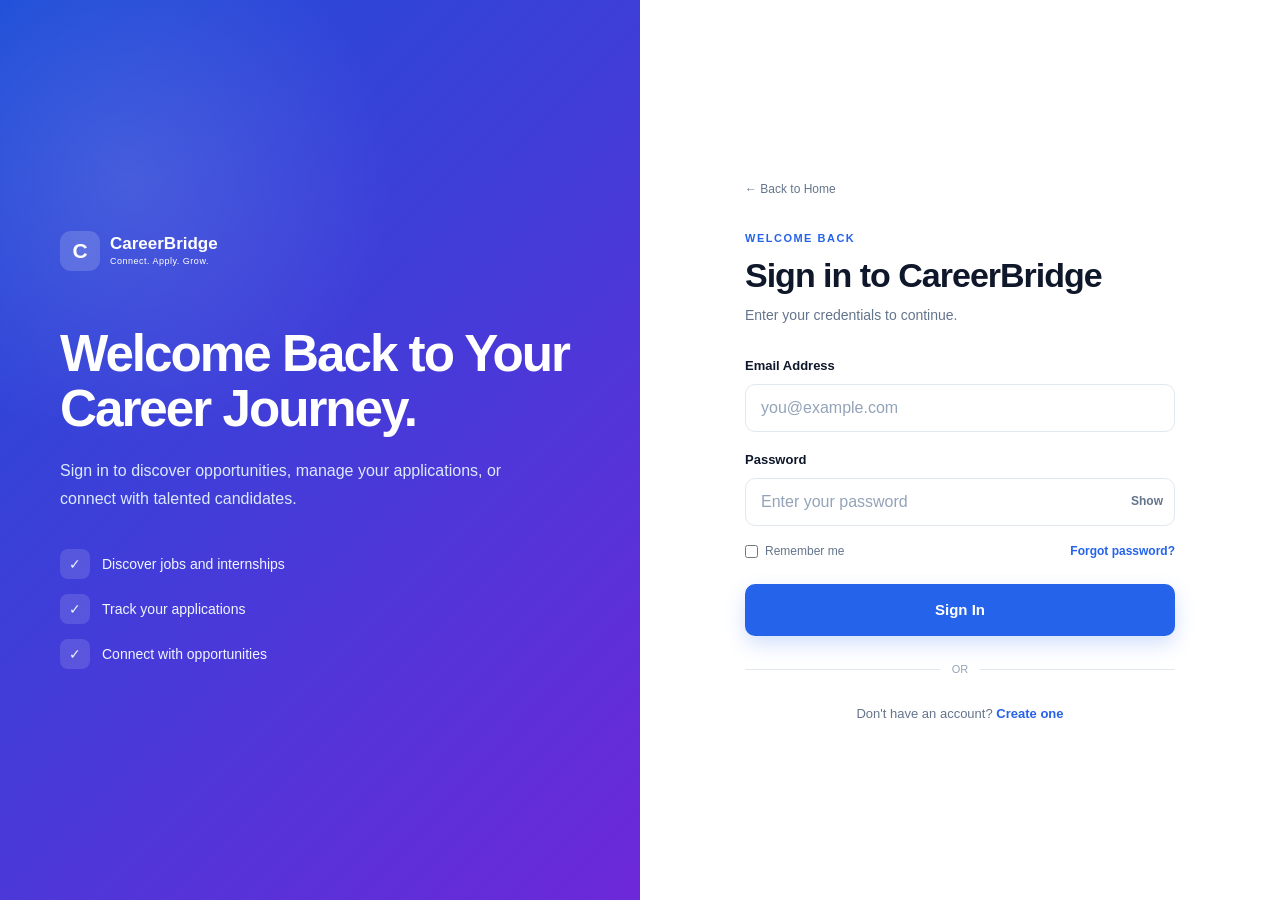
<file: frontend/login.html>
<!DOCTYPE html>
<html lang="en">
<head>
    <meta charset="UTF-8">
    <meta name="viewport" content="width=device-width, initial-scale=1.0">

    <title>Login | CareerBridge</title>

    <meta
        name="description"
        content="Login to your CareerBridge account."
    >

    <link rel="stylesheet" href="css/style.css">

    <style>
        /* ================================
           Authentication Page
           ================================ */

        .auth-page {
            min-height: 100vh;
            display: grid;
            grid-template-columns: 1fr 1fr;
            background: var(--light);
        }

        .auth-visual {
            position: relative;
            overflow: hidden;
            display: flex;
            align-items: center;
            justify-content: center;
            padding: 60px;
            color: var(--white);
            background:
                radial-gradient(
                    circle at 20% 20%,
                    rgba(255, 255, 255, 0.12),
                    transparent 30%
                ),
                linear-gradient(
                    135deg,
                    #1d4ed8,
                    #6d28d9
                );
        }

        .auth-visual-content {
            max-width: 520px;
        }

        .auth-visual .brand {
            margin-bottom: 55px;
        }

        .auth-visual .brand-icon {
            background: rgba(255, 255, 255, 0.16);
            box-shadow: none;
        }

        .auth-visual .brand-text strong,
        .auth-visual .brand-text small {
            color: var(--white);
        }

        .auth-visual h1 {
            font-size: clamp(38px, 4vw, 56px);
            line-height: 1.08;
            letter-spacing: -2px;
            margin-bottom: 20px;
        }

        .auth-visual > .auth-visual-content > p {
            color: #dbeafe;
            font-size: 16px;
            line-height: 1.8;
            max-width: 470px;
            margin-bottom: 35px;
        }

        .auth-benefits {
            display: grid;
            gap: 15px;
        }

        .auth-benefit {
            display: flex;
            align-items: center;
            gap: 12px;
            color: #eff6ff;
            font-size: 14px;
        }

        .auth-benefit-icon {
            width: 30px;
            height: 30px;
            flex-shrink: 0;
            display: flex;
            align-items: center;
            justify-content: center;
            border-radius: 8px;
            background: rgba(255, 255, 255, 0.13);
        }

        .auth-form-section {
            display: flex;
            align-items: center;
            justify-content: center;
            padding: 40px;
            background: var(--white);
        }

        .auth-card {
            width: min(430px, 100%);
        }

        .mobile-brand {
            display: none;
            margin-bottom: 35px;
        }

        .auth-heading {
            margin-bottom: 30px;
        }

        .auth-heading .section-label {
            display: block;
            margin-bottom: 8px;
        }

        .auth-heading h2 {
            color: var(--dark);
            font-size: 34px;
            line-height: 1.2;
            letter-spacing: -1px;
            margin-bottom: 8px;
        }

        .auth-heading p {
            color: var(--muted);
            font-size: 14px;
        }

        .auth-form {
            display: grid;
            gap: 18px;
        }

        .form-group {
            display: grid;
            gap: 7px;
        }

        .form-group label {
            color: var(--dark);
            font-size: 13px;
            font-weight: 600;
        }

        .input-wrapper {
            position: relative;
        }

        .input-wrapper input {
            width: 100%;
            height: 48px;
            padding: 0 15px;
            border: 1px solid var(--border);
            border-radius: 10px;
            outline: none;
            color: var(--dark);
            background: var(--white);
            transition:
                border-color 0.2s ease,
                box-shadow 0.2s ease;
        }

        .input-wrapper input:focus {
            border-color: var(--primary);
            box-shadow: 0 0 0 3px rgba(37, 99, 235, 0.10);
        }

        .input-wrapper input::placeholder {
            color: #94a3b8;
        }

        .password-wrapper input {
            padding-right: 75px;
        }

        .password-toggle {
            position: absolute;
            top: 50%;
            right: 12px;
            transform: translateY(-50%);
            border: none;
            background: transparent;
            color: var(--muted);
            font-size: 12px;
            font-weight: 600;
            cursor: pointer;
        }

        .password-toggle:hover {
            color: var(--primary);
        }

        .auth-options {
            display: flex;
            align-items: center;
            justify-content: space-between;
            gap: 15px;
            margin-top: -2px;
        }

        .remember-me {
            display: flex;
            align-items: center;
            gap: 7px;
            color: var(--muted);
            font-size: 12px;
            cursor: pointer;
        }

        .remember-me input {
            accent-color: var(--primary);
        }

        .forgot-link {
            color: var(--primary);
            font-size: 12px;
            font-weight: 600;
        }

        .forgot-link:hover {
            text-decoration: underline;
        }

        .auth-submit {
            width: 100%;
            border: none;
            margin-top: 5px;
        }

        .auth-submit:disabled {
            opacity: 0.7;
            cursor: not-allowed;
            transform: none;
        }

        .auth-message {
            display: none;
            padding: 11px 13px;
            border-radius: 9px;
            font-size: 12px;
            line-height: 1.5;
        }

        .auth-message.error {
            display: block;
            color: #b91c1c;
            background: #fef2f2;
            border: 1px solid #fecaca;
        }

        .auth-message.success {
            display: block;
            color: #166534;
            background: #f0fdf4;
            border: 1px solid #bbf7d0;
        }

        .auth-divider {
            display: flex;
            align-items: center;
            gap: 12px;
            margin: 25px 0;
            color: #94a3b8;
            font-size: 11px;
        }

        .auth-divider::before,
        .auth-divider::after {
            content: "";
            flex: 1;
            height: 1px;
            background: var(--border);
        }

        .auth-register {
            text-align: center;
            color: var(--muted);
            font-size: 13px;
        }

        .auth-register a {
            color: var(--primary);
            font-weight: 700;
        }

        .auth-register a:hover {
            text-decoration: underline;
        }

        .back-home {
            display: inline-flex;
            align-items: center;
            gap: 6px;
            color: var(--muted);
            font-size: 12px;
            margin-bottom: 30px;
        }

        .back-home:hover {
            color: var(--primary);
        }

        @media (max-width: 850px) {
            .auth-page {
                grid-template-columns: 1fr;
            }

            .auth-visual {
                display: none;
            }

            .auth-form-section {
                min-height: 100vh;
                padding: 30px 20px;
            }

            .mobile-brand {
                display: flex;
            }
        }

        @media (max-width: 480px) {
            .auth-form-section {
                padding: 25px 18px;
            }

            .auth-heading h2 {
                font-size: 29px;
            }

            .auth-options {
                align-items: flex-start;
                flex-direction: column;
            }
        }
    </style>
</head>

<body>

    <main class="auth-page">

        <!-- Left Visual Section -->
        <section class="auth-visual">

            <div class="auth-visual-content">

                <a href="index.html" class="brand">

                    <span class="brand-icon">
                        C
                    </span>

                    <span class="brand-text">
                        <strong>CareerBridge</strong>
                        <small>Connect. Apply. Grow.</small>
                    </span>

                </a>

                <h1>
                    Welcome Back to Your Career Journey.
                </h1>

                <p>
                    Sign in to discover opportunities, manage your
                    applications, or connect with talented candidates.
                </p>

                <div class="auth-benefits">

                    <div class="auth-benefit">
                        <span class="auth-benefit-icon">✓</span>
                        <span>Discover jobs and internships</span>
                    </div>

                    <div class="auth-benefit">
                        <span class="auth-benefit-icon">✓</span>
                        <span>Track your applications</span>
                    </div>

                    <div class="auth-benefit">
                        <span class="auth-benefit-icon">✓</span>
                        <span>Connect with opportunities</span>
                    </div>

                </div>

            </div>

        </section>


        <!-- Login Form -->
        <section class="auth-form-section">

            <div class="auth-card">

                <a href="index.html" class="mobile-brand brand">

                    <span class="brand-icon">
                        C
                    </span>

                    <span class="brand-text">
                        <strong>CareerBridge</strong>
                        <small>Connect. Apply. Grow.</small>
                    </span>

                </a>


                <a href="index.html" class="back-home">
                    ← Back to Home
                </a>


                <div class="auth-heading">

                    <span class="section-label">
                        WELCOME BACK
                    </span>

                    <h2>
                        Sign in to CareerBridge
                    </h2>

                    <p>
                        Enter your credentials to continue.
                    </p>

                </div>


                <form id="loginForm" class="auth-form">

                    <div class="form-group">

                        <label for="email">
                            Email Address
                        </label>

                        <div class="input-wrapper">

                            <input
                                type="email"
                                id="email"
                                name="email"
                                placeholder="you@example.com"
                                autocomplete="email"
                                required
                            >

                        </div>

                    </div>


                    <div class="form-group">

                        <label for="password">
                            Password
                        </label>

                        <div class="input-wrapper password-wrapper">

                            <input
                                type="password"
                                id="password"
                                name="password"
                                placeholder="Enter your password"
                                autocomplete="current-password"
                                required
                            >

                            <button
                                type="button"
                                class="password-toggle"
                                id="passwordToggle"
                            >
                                Show
                            </button>

                        </div>

                    </div>


                    <div class="auth-options">

                        <label class="remember-me">
                            <input
                                type="checkbox"
                                id="rememberMe"
                            >

                            <span>
                                Remember me
                            </span>
                        </label>

                        <a href="#" class="forgot-link">
                            Forgot password?
                        </a>

                    </div>


                    <div
                        id="authMessage"
                        class="auth-message"
                        role="alert"
                    ></div>


                    <button
                        type="submit"
                        class="btn btn-primary btn-large auth-submit"
                        id="loginButton"
                    >
                        Sign In
                    </button>

                </form>


                <div class="auth-divider">
                    OR
                </div>


                <p class="auth-register">

                    Don't have an account?

                    <a href="register.html">
                        Create one
                    </a>

                </p>

            </div>

        </section>

    </main>


    <script>
        const loginForm = document.getElementById("loginForm");
        const passwordInput = document.getElementById("password");
        const passwordToggle = document.getElementById("passwordToggle");
        const loginButton = document.getElementById("loginButton");
        const authMessage = document.getElementById("authMessage");


        // ========================================
        // Password Visibility
        // ========================================

        passwordToggle.addEventListener("click", () => {

            const isPassword =
                passwordInput.type === "password";

            passwordInput.type =
                isPassword ? "text" : "password";

            passwordToggle.textContent =
                isPassword ? "Hide" : "Show";
        });


        // ========================================
        // Message Helper
        // ========================================

        function showMessage(message, type) {

            authMessage.textContent = message;

            authMessage.className =
                `auth-message ${type}`;
        }


        // ========================================
        // Login
        // ========================================

        loginForm.addEventListener("submit", async (event) => {

            event.preventDefault();

            showMessage("", "");

            const email =
                document.getElementById("email").value.trim();

            const password =
                document.getElementById("password").value;


            if (!email || !password) {

                showMessage(
                    "Please enter your email and password.",
                    "error"
                );

                return;
            }


            loginButton.disabled = true;
            loginButton.textContent = "Signing In...";


            try {

                const response = await fetch(
                    "http://127.0.0.1:5000/api/auth/login",
                    {
                        method: "POST",
                        credentials: "include",
                        headers: {
                            "Content-Type": "application/json"
                        },
                        body: JSON.stringify({
                            email,
                            password
                        })
                    }
                );


                const data = await response.json();


                if (!response.ok) {

                    throw new Error(
                        data.message ||
                        "Login failed."
                    );
                }


                showMessage(
                    "Login successful! Redirecting...",
                    "success"
                );


                /*
                 * Redirect based on the authenticated role.
                 * Dashboard pages will be created next.
                 */

                if (data.user.role === "student") {

                    window.location.href =
                        "student-dashboard.html";

                } else if (data.user.role === "recruiter") {

                    window.location.href =
                        "recruiter-dashboard.html";

                } else {

                    window.location.href =
                        "index.html";
                }


            } catch (error) {

                showMessage(
                    error.message ||
                    "Unable to connect to the server.",
                    "error"
                );

                loginButton.disabled = false;
                loginButton.textContent = "Sign In";
            }

        });
    </script>

</body>
</html>
</file>
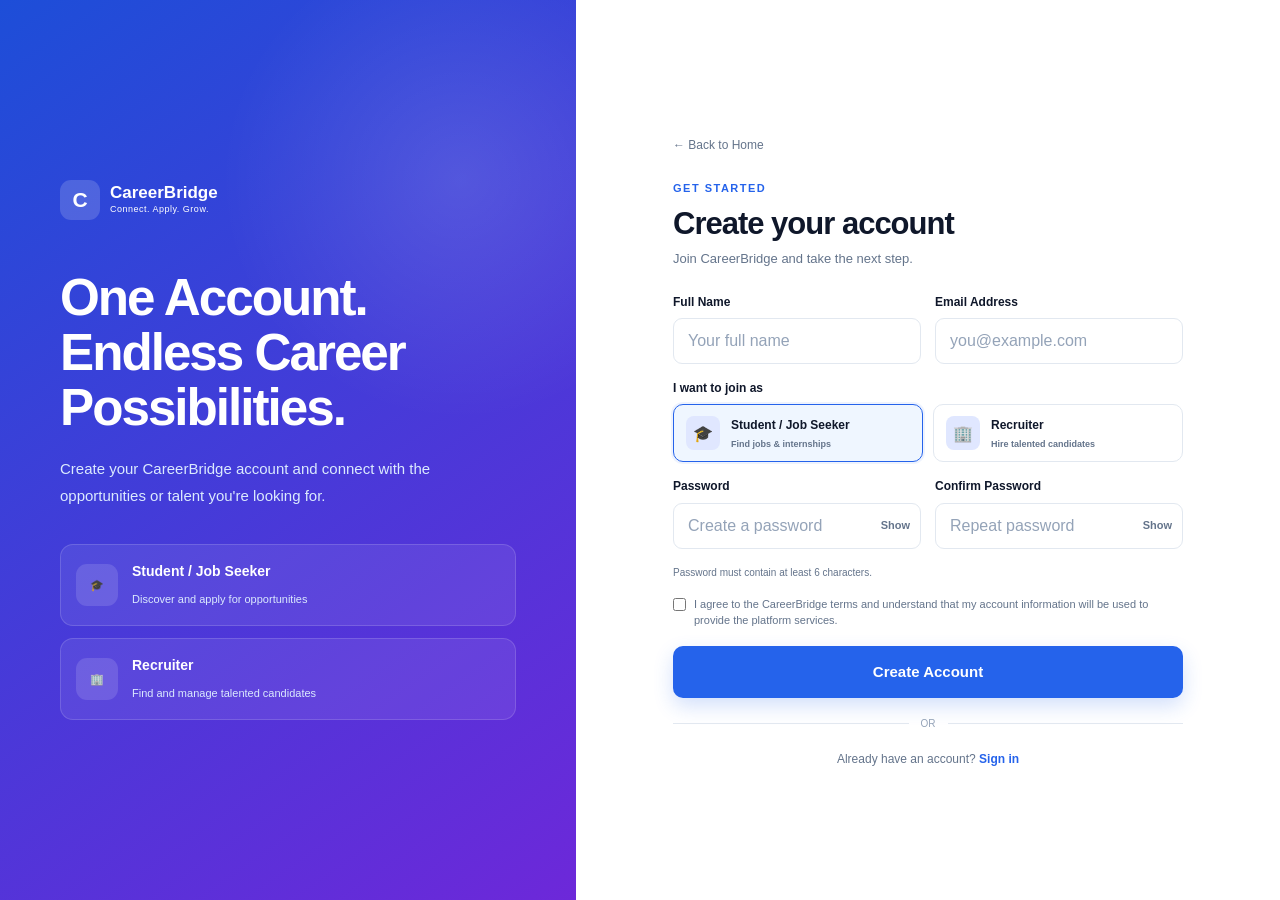
<file: frontend/register.html>
<!DOCTYPE html>
<html lang="en">
<head>
    <meta charset="UTF-8">
    <meta name="viewport" content="width=device-width, initial-scale=1.0">

    <title>Create Account | CareerBridge</title>

    <meta
        name="description"
        content="Create your CareerBridge account as a student or recruiter."
    >

    <link rel="stylesheet" href="css/style.css">

    <style>
        /* ================================
           Registration Page
           ================================ */

        .auth-page {
            min-height: 100vh;
            display: grid;
            grid-template-columns: 0.9fr 1.1fr;
            background: var(--light);
        }

        .auth-visual {
            position: relative;
            overflow: hidden;
            display: flex;
            align-items: center;
            justify-content: center;
            padding: 60px;
            color: var(--white);
            background:
                radial-gradient(
                    circle at 80% 20%,
                    rgba(255, 255, 255, 0.12),
                    transparent 28%
                ),
                linear-gradient(
                    145deg,
                    #1d4ed8,
                    #6d28d9
                );
        }

        .auth-visual-content {
            max-width: 470px;
        }

        .auth-visual .brand {
            margin-bottom: 50px;
        }

        .auth-visual .brand-icon {
            background: rgba(255, 255, 255, 0.16);
            box-shadow: none;
        }

        .auth-visual .brand-text strong,
        .auth-visual .brand-text small {
            color: var(--white);
        }

        .auth-visual h1 {
            font-size: clamp(36px, 4vw, 52px);
            line-height: 1.08;
            letter-spacing: -2px;
            margin-bottom: 20px;
        }

        .auth-visual > .auth-visual-content > p {
            color: #dbeafe;
            font-size: 15px;
            line-height: 1.8;
            margin-bottom: 35px;
        }

        .role-preview {
            display: grid;
            gap: 12px;
        }

        .role-preview-card {
            display: flex;
            align-items: center;
            gap: 14px;
            padding: 15px;
            border: 1px solid rgba(255, 255, 255, 0.15);
            border-radius: 13px;
            background: rgba(255, 255, 255, 0.08);
        }

        .role-preview-icon {
            width: 42px;
            height: 42px;
            flex-shrink: 0;
            display: flex;
            align-items: center;
            justify-content: center;
            border-radius: 11px;
            background: rgba(255, 255, 255, 0.13);
            font-size: 19px;
        }

        .role-preview-card strong {
            display: block;
            color: var(--white);
            font-size: 14px;
            margin-bottom: 2px;
        }

        .role-preview-card span {
            color: #dbeafe;
            font-size: 11px;
        }

        .auth-form-section {
            display: flex;
            align-items: center;
            justify-content: center;
            padding: 35px 45px;
            background: var(--white);
            overflow-y: auto;
        }

        .auth-card {
            width: min(510px, 100%);
        }

        .mobile-brand {
            display: none;
            margin-bottom: 25px;
        }

        .back-home {
            display: inline-flex;
            align-items: center;
            gap: 6px;
            color: var(--muted);
            font-size: 12px;
            margin-bottom: 25px;
        }

        .back-home:hover {
            color: var(--primary);
        }

        .auth-heading {
            margin-bottom: 23px;
        }

        .auth-heading .section-label {
            display: block;
            margin-bottom: 7px;
        }

        .auth-heading h2 {
            color: var(--dark);
            font-size: 31px;
            line-height: 1.2;
            letter-spacing: -1px;
            margin-bottom: 7px;
        }

        .auth-heading p {
            color: var(--muted);
            font-size: 13px;
        }

        .auth-form {
            display: grid;
            gap: 15px;
        }

        .form-row {
            display: grid;
            grid-template-columns: 1fr 1fr;
            gap: 14px;
        }

        .form-group {
            display: grid;
            gap: 6px;
        }

        .form-group label {
            color: var(--dark);
            font-size: 12px;
            font-weight: 600;
        }

        .input-wrapper {
            position: relative;
        }

        .input-wrapper input,
        .input-wrapper select {
            width: 100%;
            height: 46px;
            padding: 0 14px;
            border: 1px solid var(--border);
            border-radius: 9px;
            outline: none;
            color: var(--dark);
            background: var(--white);
            transition:
                border-color 0.2s ease,
                box-shadow 0.2s ease;
        }

        .input-wrapper input:focus,
        .input-wrapper select:focus {
            border-color: var(--primary);
            box-shadow:
                0 0 0 3px rgba(37, 99, 235, 0.10);
        }

        .input-wrapper input::placeholder {
            color: #94a3b8;
        }

        .password-wrapper input {
            padding-right: 68px;
        }

        .password-toggle {
            position: absolute;
            top: 50%;
            right: 11px;
            transform: translateY(-50%);
            border: none;
            background: transparent;
            color: var(--muted);
            font-size: 11px;
            font-weight: 600;
            cursor: pointer;
        }

        .password-toggle:hover {
            color: var(--primary);
        }

        .role-selector {
            display: grid;
            grid-template-columns: 1fr 1fr;
            gap: 10px;
        }

        .role-option {
            position: relative;
        }

        .role-option input {
            position: absolute;
            opacity: 0;
            pointer-events: none;
        }

        .role-label {
            display: flex;
            align-items: center;
            gap: 11px;
            min-height: 58px;
            padding: 10px 12px;
            border: 1px solid var(--border);
            border-radius: 10px;
            cursor: pointer;
            transition:
                border-color 0.2s ease,
                background 0.2s ease,
                box-shadow 0.2s ease;
        }

        .role-label:hover {
            border-color: #bfdbfe;
            background: #f8fbff;
        }

        .role-option input:checked + .role-label {
            border-color: var(--primary);
            background: #eff6ff;
            box-shadow:
                0 0 0 2px rgba(37, 99, 235, 0.08);
        }

        .role-icon {
            width: 34px;
            height: 34px;
            flex-shrink: 0;
            display: flex;
            align-items: center;
            justify-content: center;
            border-radius: 8px;
            background: #e0e7ff;
            font-size: 16px;
        }

        .role-text strong {
            display: block;
            color: var(--dark);
            font-size: 12px;
        }

        .role-text span {
            display: block;
            color: var(--muted);
            font-size: 9px;
            margin-top: 2px;
        }

        .password-hint {
            color: var(--muted);
            font-size: 10px;
            margin-top: 1px;
        }

        .terms {
            display: flex;
            align-items: flex-start;
            gap: 8px;
            color: var(--muted);
            font-size: 11px;
            line-height: 1.5;
        }

        .terms input {
            margin-top: 2px;
            accent-color: var(--primary);
        }

        .terms a {
            color: var(--primary);
            font-weight: 600;
        }

        .auth-message {
            display: none;
            padding: 10px 12px;
            border-radius: 8px;
            font-size: 11px;
            line-height: 1.5;
        }

        .auth-message.error {
            display: block;
            color: #b91c1c;
            background: #fef2f2;
            border: 1px solid #fecaca;
        }

        .auth-message.success {
            display: block;
            color: #166534;
            background: #f0fdf4;
            border: 1px solid #bbf7d0;
        }

        .auth-submit {
            width: 100%;
            border: none;
            margin-top: 2px;
        }

        .auth-submit:disabled {
            opacity: 0.7;
            cursor: not-allowed;
            transform: none;
        }

        .auth-divider {
            display: flex;
            align-items: center;
            gap: 12px;
            margin: 18px 0;
            color: #94a3b8;
            font-size: 10px;
        }

        .auth-divider::before,
        .auth-divider::after {
            content: "";
            flex: 1;
            height: 1px;
            background: var(--border);
        }

        .auth-login {
            text-align: center;
            color: var(--muted);
            font-size: 12px;
        }

        .auth-login a {
            color: var(--primary);
            font-weight: 700;
        }

        .auth-login a:hover {
            text-decoration: underline;
        }

        @media (max-width: 900px) {
            .auth-page {
                grid-template-columns: 1fr;
            }

            .auth-visual {
                display: none;
            }

            .auth-form-section {
                min-height: 100vh;
                padding: 30px 20px;
            }

            .mobile-brand {
                display: flex;
            }
        }

        @media (max-width: 520px) {
            .auth-form-section {
                padding: 24px 17px;
            }

            .form-row,
            .role-selector {
                grid-template-columns: 1fr;
            }

            .auth-heading h2 {
                font-size: 28px;
            }
        }
    </style>
</head>

<body>

    <main class="auth-page">

        <!-- Left Visual -->
        <section class="auth-visual">

            <div class="auth-visual-content">

                <a href="index.html" class="brand">

                    <span class="brand-icon">
                        C
                    </span>

                    <span class="brand-text">
                        <strong>CareerBridge</strong>
                        <small>Connect. Apply. Grow.</small>
                    </span>

                </a>

                <h1>
                    One Account.
                    Endless Career Possibilities.
                </h1>

                <p>
                    Create your CareerBridge account and connect with
                    the opportunities or talent you're looking for.
                </p>

                <div class="role-preview">

                    <div class="role-preview-card">

                        <span class="role-preview-icon">
                            🎓
                        </span>

                        <div>
                            <strong>
                                Student / Job Seeker
                            </strong>

                            <span>
                                Discover and apply for opportunities
                            </span>
                        </div>

                    </div>


                    <div class="role-preview-card">

                        <span class="role-preview-icon">
                            🏢
                        </span>

                        <div>
                            <strong>
                                Recruiter
                            </strong>

                            <span>
                                Find and manage talented candidates
                            </span>
                        </div>

                    </div>

                </div>

            </div>

        </section>


        <!-- Registration Form -->
        <section class="auth-form-section">

            <div class="auth-card">

                <a href="index.html" class="mobile-brand brand">

                    <span class="brand-icon">
                        C
                    </span>

                    <span class="brand-text">
                        <strong>CareerBridge</strong>
                        <small>Connect. Apply. Grow.</small>
                    </span>

                </a>


                <a href="index.html" class="back-home">
                    ← Back to Home
                </a>


                <div class="auth-heading">

                    <span class="section-label">
                        GET STARTED
                    </span>

                    <h2>
                        Create your account
                    </h2>

                    <p>
                        Join CareerBridge and take the next step.
                    </p>

                </div>


                <form id="registerForm" class="auth-form">

                    <div class="form-row">

                        <div class="form-group">

                            <label for="name">
                                Full Name
                            </label>

                            <div class="input-wrapper">

                                <input
                                    type="text"
                                    id="name"
                                    name="name"
                                    placeholder="Your full name"
                                    autocomplete="name"
                                    required
                                >

                            </div>

                        </div>


                        <div class="form-group">

                            <label for="email">
                                Email Address
                            </label>

                            <div class="input-wrapper">

                                <input
                                    type="email"
                                    id="email"
                                    name="email"
                                    placeholder="you@example.com"
                                    autocomplete="email"
                                    required
                                >

                            </div>

                        </div>

                    </div>


                    <div class="form-group">

                        <label>
                            I want to join as
                        </label>

                        <div class="role-selector">

                            <div class="role-option">

                                <input
                                    type="radio"
                                    id="student"
                                    name="role"
                                    value="student"
                                    checked
                                >

                                <label
                                    for="student"
                                    class="role-label"
                                >

                                    <span class="role-icon">
                                        🎓
                                    </span>

                                    <span class="role-text">
                                        <strong>
                                            Student / Job Seeker
                                        </strong>

                                        <span>
                                            Find jobs & internships
                                        </span>
                                    </span>

                                </label>

                            </div>


                            <div class="role-option">

                                <input
                                    type="radio"
                                    id="recruiter"
                                    name="role"
                                    value="recruiter"
                                >

                                <label
                                    for="recruiter"
                                    class="role-label"
                                >

                                    <span class="role-icon">
                                        🏢
                                    </span>

                                    <span class="role-text">
                                        <strong>
                                            Recruiter
                                        </strong>

                                        <span>
                                            Hire talented candidates
                                        </span>
                                    </span>

                                </label>

                            </div>

                        </div>

                    </div>


                    <div class="form-row">

                        <div class="form-group">

                            <label for="password">
                                Password
                            </label>

                            <div class="input-wrapper password-wrapper">

                                <input
                                    type="password"
                                    id="password"
                                    name="password"
                                    placeholder="Create a password"
                                    autocomplete="new-password"
                                    required
                                >

                                <button
                                    type="button"
                                    class="password-toggle"
                                    id="passwordToggle"
                                >
                                    Show
                                </button>

                            </div>

                        </div>


                        <div class="form-group">

                            <label for="confirmPassword">
                                Confirm Password
                            </label>

                            <div class="input-wrapper password-wrapper">

                                <input
                                    type="password"
                                    id="confirmPassword"
                                    name="confirmPassword"
                                    placeholder="Repeat password"
                                    autocomplete="new-password"
                                    required
                                >

                                <button
                                    type="button"
                                    class="password-toggle"
                                    id="confirmPasswordToggle"
                                >
                                    Show
                                </button>

                            </div>

                        </div>

                    </div>


                    <p class="password-hint">
                        Password must contain at least 6 characters.
                    </p>


                    <label class="terms">

                        <input
                            type="checkbox"
                            id="terms"
                            required
                        >

                        <span>
                            I agree to the CareerBridge terms and
                            understand that my account information will
                            be used to provide the platform services.
                        </span>

                    </label>


                    <div
                        id="authMessage"
                        class="auth-message"
                        role="alert"
                    ></div>


                    <button
                        type="submit"
                        class="btn btn-primary btn-large auth-submit"
                        id="registerButton"
                    >
                        Create Account
                    </button>

                </form>


                <div class="auth-divider">
                    OR
                </div>


                <p class="auth-login">

                    Already have an account?

                    <a href="login.html">
                        Sign in
                    </a>

                </p>

            </div>

        </section>

    </main>


    <script>

        const registerForm =
            document.getElementById("registerForm");

        const passwordInput =
            document.getElementById("password");

        const confirmPasswordInput =
            document.getElementById("confirmPassword");

        const passwordToggle =
            document.getElementById("passwordToggle");

        const confirmPasswordToggle =
            document.getElementById("confirmPasswordToggle");

        const registerButton =
            document.getElementById("registerButton");

        const authMessage =
            document.getElementById("authMessage");


        // ========================================
        // Password Visibility
        // ========================================

        passwordToggle.addEventListener("click", () => {

            const isPassword =
                passwordInput.type === "password";

            passwordInput.type =
                isPassword ? "text" : "password";

            passwordToggle.textContent =
                isPassword ? "Hide" : "Show";
        });


        confirmPasswordToggle.addEventListener(
            "click",
            () => {

                const isPassword =
                    confirmPasswordInput.type === "password";

                confirmPasswordInput.type =
                    isPassword ? "text" : "password";

                confirmPasswordToggle.textContent =
                    isPassword ? "Hide" : "Show";
            }
        );


        // ========================================
        // Message Helper
        // ========================================

        function showMessage(message, type) {

            authMessage.textContent = message;

            authMessage.className =
                `auth-message ${type}`;
        }


        // ========================================
        // Get Selected Role
        // ========================================

        function getSelectedRole() {

            const selectedRole =
                document.querySelector(
                    'input[name="role"]:checked'
                );

            return selectedRole
                ? selectedRole.value
                : "";
        }


        // ========================================
        // Registration
        // ========================================

        registerForm.addEventListener(
            "submit",
            async (event) => {

                event.preventDefault();

                showMessage("", "");


                const name =
                    document.getElementById(
                        "name"
                    ).value.trim();

                const email =
                    document.getElementById(
                        "email"
                    ).value.trim();

                const password =
                    passwordInput.value;

                const confirmPassword =
                    confirmPasswordInput.value;

                const role =
                    getSelectedRole();


                // ------------------------------
                // Client-side validation
                // ------------------------------

                if (
                    !name ||
                    !email ||
                    !password ||
                    !confirmPassword ||
                    !role
                ) {

                    showMessage(
                        "Please complete all required fields.",
                        "error"
                    );

                    return;
                }


                if (password.length < 6) {

                    showMessage(
                        "Password must be at least 6 characters.",
                        "error"
                    );

                    return;
                }


                if (password !== confirmPassword) {

                    showMessage(
                        "Passwords do not match.",
                        "error"
                    );

                    return;
                }


                registerButton.disabled = true;
                registerButton.textContent =
                    "Creating Account...";


                try {

                    const response =
                        await fetch(
                            "http://127.0.0.1:5000/api/auth/register",
                            {
                                method: "POST",
                                credentials: "include",
                                headers: {
                                    "Content-Type":
                                        "application/json"
                                },
                                body: JSON.stringify({
                                    name,
                                    email,
                                    password,
                                    role
                                })
                            }
                        );


                    const data =
                        await response.json();


                    if (!response.ok) {

                        throw new Error(
                            data.message ||
                            "Registration failed."
                        );
                    }


                    showMessage(
                        "Account created successfully! Redirecting to login...",
                        "success"
                    );


                    setTimeout(() => {

                        window.location.href =
                            "login.html";

                    }, 1000);


                } catch (error) {

                    showMessage(
                        error.message ||
                        "Unable to connect to the server.",
                        "error"
                    );

                    registerButton.disabled = false;

                    registerButton.textContent =
                        "Create Account";
                }

            }
        );


        // ========================================
        // Recruiter URL Parameter
        // ========================================

        const params =
            new URLSearchParams(
                window.location.search
            );

        if (
            params.get("role") === "recruiter"
        ) {

            document.getElementById(
                "recruiter"
            ).checked = true;

        }

    </script>

</body>
</html>
</file>
<file: frontend/css/style.css>
/* ================================
   CareerBridge - Main Styles
   ================================ */

:root {
    --primary: #2563eb;
    --primary-dark: #1d4ed8;
    --secondary: #7c3aed;
    --dark: #0f172a;
    --text: #334155;
    --muted: #64748b;
    --light: #f8fafc;
    --border: #e2e8f0;
    --white: #ffffff;
    --success: #16a34a;
    --orange: #ea580c;
    --shadow: 0 20px 50px rgba(15, 23, 42, 0.10);
    --radius: 18px;
}


/* ================================
   Reset
   ================================ */

* {
    margin: 0;
    padding: 0;
    box-sizing: border-box;
}

html {
    scroll-behavior: smooth;
}

body {
    font-family:
        Inter,
        "Segoe UI",
        Roboto,
        Arial,
        sans-serif;
    background: var(--white);
    color: var(--text);
    line-height: 1.6;
}

a {
    text-decoration: none;
    color: inherit;
}

button,
input,
textarea,
select {
    font: inherit;
}

img {
    max-width: 100%;
    display: block;
}


/* ================================
   Container
   ================================ */

.container {
    width: min(1120px, 92%);
    margin: 0 auto;
}


/* ================================
   Buttons
   ================================ */

.btn {
    display: inline-flex;
    align-items: center;
    justify-content: center;
    gap: 8px;
    border-radius: 10px;
    padding: 11px 20px;
    font-weight: 600;
    font-size: 14px;
    transition:
        transform 0.2s ease,
        box-shadow 0.2s ease,
        background 0.2s ease;
    cursor: pointer;
}

.btn:hover {
    transform: translateY(-2px);
}

.btn-primary {
    background: var(--primary);
    color: var(--white);
    box-shadow: 0 8px 20px rgba(37, 99, 235, 0.20);
}

.btn-primary:hover {
    background: var(--primary-dark);
    box-shadow: 0 12px 25px rgba(37, 99, 235, 0.28);
}

.btn-outline {
    border: 1px solid var(--border);
    color: var(--dark);
    background: var(--white);
}

.btn-outline:hover {
    border-color: var(--primary);
    color: var(--primary);
}

.btn-secondary {
    background: var(--dark);
    color: var(--white);
}

.btn-secondary:hover {
    background: #1e293b;
}

.btn-white {
    background: var(--white);
    color: var(--primary);
}

.btn-large {
    padding: 14px 24px;
    font-size: 15px;
}


/* ================================
   Navbar
   ================================ */

.navbar {
    position: sticky;
    top: 0;
    z-index: 1000;
    background: rgba(255, 255, 255, 0.94);
    backdrop-filter: blur(14px);
    border-bottom: 1px solid rgba(226, 232, 240, 0.8);
}

.nav-container {
    min-height: 76px;
    display: flex;
    align-items: center;
    justify-content: space-between;
    gap: 30px;
}

.brand {
    display: flex;
    align-items: center;
    gap: 10px;
}

.brand-icon {
    width: 40px;
    height: 40px;
    border-radius: 11px;
    display: flex;
    align-items: center;
    justify-content: center;
    background: linear-gradient(
        135deg,
        var(--primary),
        var(--secondary)
    );
    color: var(--white);
    font-size: 21px;
    font-weight: 800;
    box-shadow: 0 8px 20px rgba(37, 99, 235, 0.22);
}

.brand-text {
    display: flex;
    flex-direction: column;
    line-height: 1.1;
}

.brand-text strong {
    color: var(--dark);
    font-size: 17px;
}

.brand-text small {
    color: var(--muted);
    font-size: 9px;
    margin-top: 3px;
    letter-spacing: 0.5px;
}

.nav-links {
    display: flex;
    align-items: center;
    gap: 28px;
}

.nav-links a {
    color: var(--muted);
    font-size: 14px;
    font-weight: 500;
    transition: color 0.2s ease;
}

.nav-links a:hover {
    color: var(--primary);
}

.nav-actions {
    display: flex;
    align-items: center;
    gap: 10px;
}


/* ================================
   Hero
   ================================ */

.hero {
    position: relative;
    overflow: hidden;
    padding: 95px 0 85px;
    background:
        radial-gradient(
            circle at 85% 20%,
            rgba(124, 58, 237, 0.10),
            transparent 28%
        ),
        radial-gradient(
            circle at 10% 20%,
            rgba(37, 99, 235, 0.08),
            transparent 30%
        ),
        var(--white);
}

.hero-container {
    display: grid;
    grid-template-columns: 1.05fr 0.95fr;
    align-items: center;
    gap: 70px;
}

.hero-badge {
    display: inline-flex;
    align-items: center;
    padding: 7px 13px;
    border-radius: 30px;
    background: #eff6ff;
    color: var(--primary);
    border: 1px solid #dbeafe;
    font-size: 12px;
    font-weight: 700;
    margin-bottom: 20px;
}

.hero-content h1 {
    max-width: 650px;
    color: var(--dark);
    font-size: clamp(42px, 5vw, 68px);
    line-height: 1.04;
    letter-spacing: -2.5px;
    margin-bottom: 22px;
}

.hero-content h1 span {
    background: linear-gradient(
        90deg,
        var(--primary),
        var(--secondary)
    );
    -webkit-background-clip: text;
    background-clip: text;
    color: transparent;
}

.hero-content > p {
    max-width: 570px;
    color: var(--muted);
    font-size: 17px;
    line-height: 1.8;
    margin-bottom: 30px;
}

.hero-actions {
    display: flex;
    flex-wrap: wrap;
    gap: 12px;
    margin-bottom: 45px;
}

.hero-stats {
    display: flex;
    gap: 38px;
}

.stat {
    display: flex;
    flex-direction: column;
}

.stat strong {
    color: var(--dark);
    font-size: 22px;
}

.stat span {
    color: var(--muted);
    font-size: 12px;
}


/* ================================
   Hero Dashboard
   ================================ */

.hero-visual {
    display: flex;
    justify-content: center;
}

.dashboard-card {
    width: 100%;
    max-width: 470px;
    padding: 25px;
    background: rgba(255, 255, 255, 0.92);
    border: 1px solid var(--border);
    border-radius: 24px;
    box-shadow: var(--shadow);
    transform: rotate(1deg);
}

.dashboard-header {
    display: flex;
    align-items: flex-start;
    justify-content: space-between;
    margin-bottom: 25px;
}

.dashboard-label {
    display: block;
    color: var(--primary);
    font-size: 11px;
    font-weight: 700;
    text-transform: uppercase;
    letter-spacing: 1px;
    margin-bottom: 5px;
}

.dashboard-header h3 {
    color: var(--dark);
    font-size: 21px;
}

.dashboard-icon {
    width: 43px;
    height: 43px;
    display: flex;
    align-items: center;
    justify-content: center;
    background: #eff6ff;
    border-radius: 12px;
    font-size: 20px;
}

.job-preview {
    display: flex;
    align-items: center;
    gap: 13px;
    padding: 15px;
    border: 1px solid var(--border);
    border-radius: 14px;
    margin-bottom: 12px;
    background: var(--white);
}

.company-logo {
    width: 42px;
    height: 42px;
    flex-shrink: 0;
    display: flex;
    align-items: center;
    justify-content: center;
    background: #dbeafe;
    color: var(--primary);
    border-radius: 11px;
    font-weight: 800;
    font-size: 13px;
}

.company-logo.purple {
    background: #ede9fe;
    color: var(--secondary);
}

.job-info {
    min-width: 0;
    flex: 1;
}

.job-info h4 {
    color: var(--dark);
    font-size: 13px;
    white-space: nowrap;
    overflow: hidden;
    text-overflow: ellipsis;
}

.job-info p {
    color: var(--muted);
    font-size: 11px;
    margin: 2px 0 7px;
}

.job-tags {
    display: flex;
    flex-wrap: wrap;
    gap: 5px;
}

.job-tags span {
    padding: 3px 7px;
    border-radius: 5px;
    background: #f1f5f9;
    color: var(--muted);
    font-size: 9px;
}

.job-status {
    align-self: flex-start;
    padding: 4px 7px;
    border-radius: 6px;
    background: #dcfce7;
    color: var(--success);
    font-size: 9px;
    font-weight: 700;
}

.progress-section {
    margin-top: 22px;
}

.progress-text {
    display: flex;
    align-items: center;
    justify-content: space-between;
    color: var(--muted);
    font-size: 11px;
    margin-bottom: 7px;
}

.progress-text strong {
    color: var(--primary);
}

.progress-bar {
    height: 7px;
    overflow: hidden;
    border-radius: 10px;
    background: #e2e8f0;
}

.progress-fill {
    width: 75%;
    height: 100%;
    border-radius: inherit;
    background: linear-gradient(
        90deg,
        var(--primary),
        var(--secondary)
    );
}


/* ================================
   Sections
   ================================ */

.features-section,
.how-section {
    padding: 100px 0;
}

.features-section {
    background: var(--light);
}

.section-heading {
    max-width: 650px;
    margin: 0 auto 55px;
    text-align: center;
}

.section-label {
    color: var(--primary);
    font-size: 11px;
    font-weight: 800;
    letter-spacing: 1.5px;
}

.section-heading h2 {
    color: var(--dark);
    font-size: clamp(30px, 4vw, 43px);
    line-height: 1.15;
    letter-spacing: -1px;
    margin: 10px 0 15px;
}

.section-heading h2 span {
    color: var(--primary);
}

.section-heading p {
    color: var(--muted);
    font-size: 15px;
}


/* ================================
   Feature Cards
   ================================ */

.feature-grid {
    display: grid;
    grid-template-columns: repeat(4, 1fr);
    gap: 18px;
}

.feature-card {
    padding: 27px 23px;
    background: var(--white);
    border: 1px solid var(--border);
    border-radius: var(--radius);
    transition:
        transform 0.25s ease,
        box-shadow 0.25s ease;
}

.feature-card:hover {
    transform: translateY(-6px);
    box-shadow: var(--shadow);
}

.feature-icon {
    width: 48px;
    height: 48px;
    display: flex;
    align-items: center;
    justify-content: center;
    border-radius: 13px;
    font-size: 20px;
    margin-bottom: 20px;
}

.feature-icon.blue {
    background: #dbeafe;
}

.feature-icon.purple {
    background: #ede9fe;
}

.feature-icon.green {
    background: #dcfce7;
}

.feature-icon.orange {
    background: #ffedd5;
}

.feature-card h3 {
    color: var(--dark);
    font-size: 17px;
    margin-bottom: 9px;
}

.feature-card p {
    color: var(--muted);
    font-size: 13px;
    line-height: 1.7;
}


/* ================================
   Steps
   ================================ */

.steps {
    display: grid;
    grid-template-columns: repeat(3, 1fr);
    gap: 30px;
}

.step {
    position: relative;
    padding: 30px;
    text-align: center;
    border: 1px solid var(--border);
    border-radius: var(--radius);
    background: var(--white);
}

.step-number {
    width: 54px;
    height: 54px;
    margin: 0 auto 20px;
    display: flex;
    align-items: center;
    justify-content: center;
    border-radius: 50%;
    background: #eff6ff;
    color: var(--primary);
    font-size: 14px;
    font-weight: 800;
}

.step h3 {
    color: var(--dark);
    font-size: 18px;
    margin-bottom: 10px;
}

.step p {
    color: var(--muted);
    font-size: 13px;
}


/* ================================
   CTA
   ================================ */

.cta-section {
    padding: 0 0 100px;
}

.cta-card {
    display: flex;
    align-items: center;
    justify-content: space-between;
    gap: 30px;
    padding: 55px 60px;
    border-radius: 25px;
    color: var(--white);
    background:
        linear-gradient(
            135deg,
            #1d4ed8,
            #6d28d9
        );
    box-shadow: 0 25px 55px rgba(37, 99, 235, 0.22);
}

.cta-card .section-label {
    color: #bfdbfe;
}

.cta-card h2 {
    max-width: 600px;
    font-size: clamp(28px, 4vw, 40px);
    line-height: 1.15;
    margin: 8px 0 12px;
}

.cta-card p {
    color: #dbeafe;
    font-size: 14px;
}


/* ================================
   Footer
   ================================ */

.footer {
    border-top: 1px solid var(--border);
    background: #f8fafc;
}

.footer-container {
    min-height: 125px;
    display: flex;
    align-items: center;
    justify-content: space-between;
    gap: 30px;
}

.footer-brand p {
    color: var(--muted);
    font-size: 12px;
    margin-top: 8px;
}

.footer-links {
    display: flex;
    flex-wrap: wrap;
    gap: 20px;
}

.footer-links a {
    color: var(--muted);
    font-size: 12px;
}

.footer-links a:hover {
    color: var(--primary);
}

.footer-bottom {
    padding: 15px;
    text-align: center;
    border-top: 1px solid var(--border);
}

.footer-bottom p {
    color: var(--muted);
    font-size: 11px;
}


/* ================================
   Responsive
   ================================ */

@media (max-width: 950px) {

    .nav-links {
        display: none;
    }

    .hero-container {
        grid-template-columns: 1fr;
        gap: 50px;
    }

    .hero-content {
        text-align: center;
    }

    .hero-content > p {
        margin-left: auto;
        margin-right: auto;
    }

    .hero-actions,
    .hero-stats {
        justify-content: center;
    }

    .feature-grid {
        grid-template-columns: repeat(2, 1fr);
    }

    .dashboard-card {
        transform: none;
    }
}


@media (max-width: 700px) {

    .nav-container {
        min-height: 68px;
    }

    .nav-actions .btn-outline {
        display: none;
    }

    .hero {
        padding: 70px 0;
    }

    .hero-content h1 {
        font-size: 43px;
        letter-spacing: -1.5px;
    }

    .hero-content > p {
        font-size: 15px;
    }

    .hero-stats {
        gap: 22px;
    }

    .features-section,
    .how-section {
        padding: 75px 0;
    }

    .feature-grid,
    .steps {
        grid-template-columns: 1fr;
    }

    .cta-card {
        flex-direction: column;
        align-items: flex-start;
        padding: 40px 30px;
    }

    .footer-container {
        padding: 30px 0;
        flex-direction: column;
        align-items: flex-start;
    }
}


@media (max-width: 480px) {

    .brand-text {
        display: none;
    }

    .hero-content h1 {
        font-size: 37px;
    }

    .hero-actions {
        flex-direction: column;
    }

    .hero-actions .btn {
        width: 100%;
    }

    .dashboard-card {
        padding: 17px;
    }

    .job-preview {
        align-items: flex-start;
    }

    .job-status {
        display: none;
    }

    .hero-stats {
        gap: 15px;
    }
}
</file>
